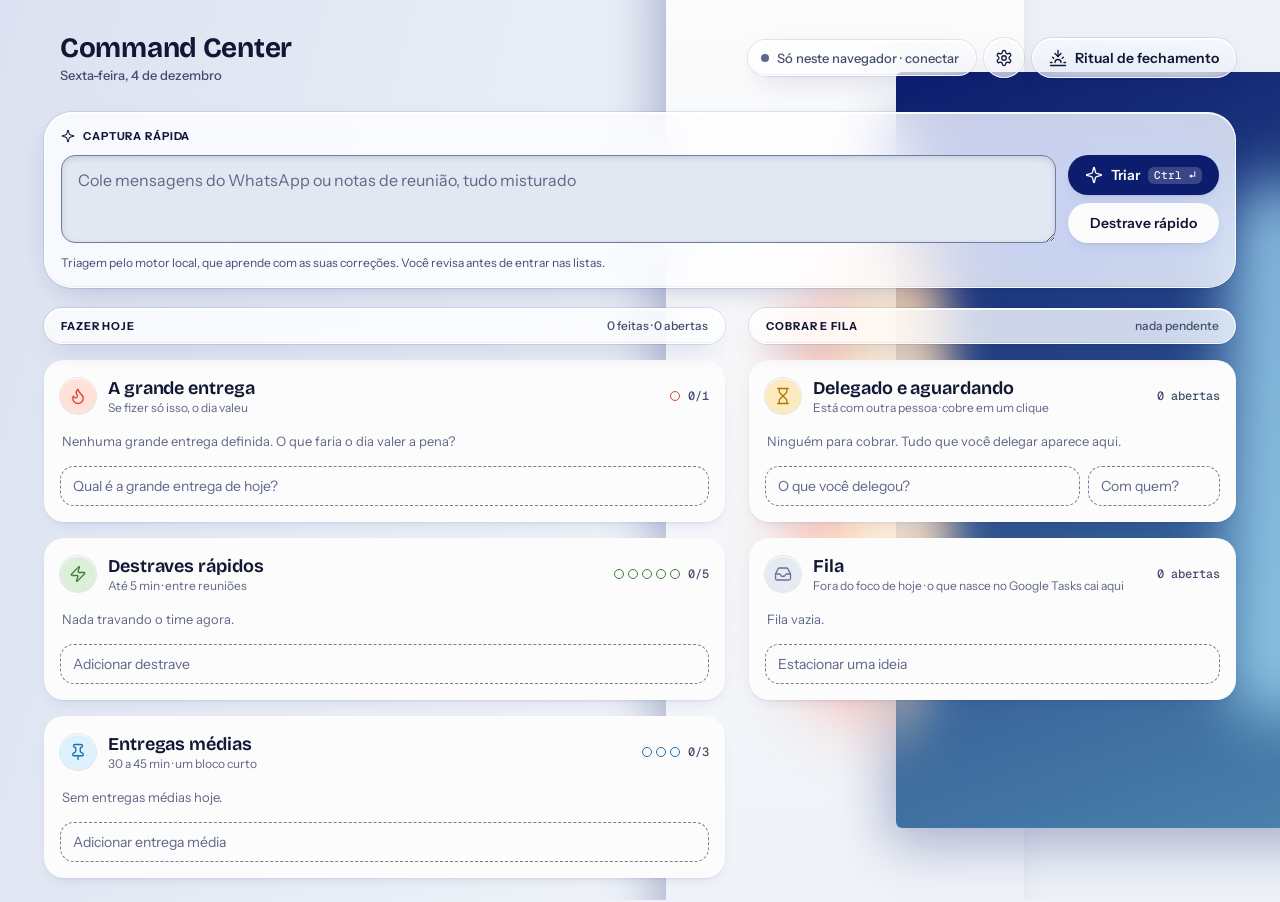
<file: index.html>
<!DOCTYPE html>
<html lang="pt-BR"><head><meta charset="UTF-8"><title>Command Center</title>
<meta http-equiv="refresh" content="0; url=command-center.html">
<link rel="canonical" href="command-center.html"></head>
<body><a href="command-center.html">Abrir o Command Center</a></body></html>
</file>
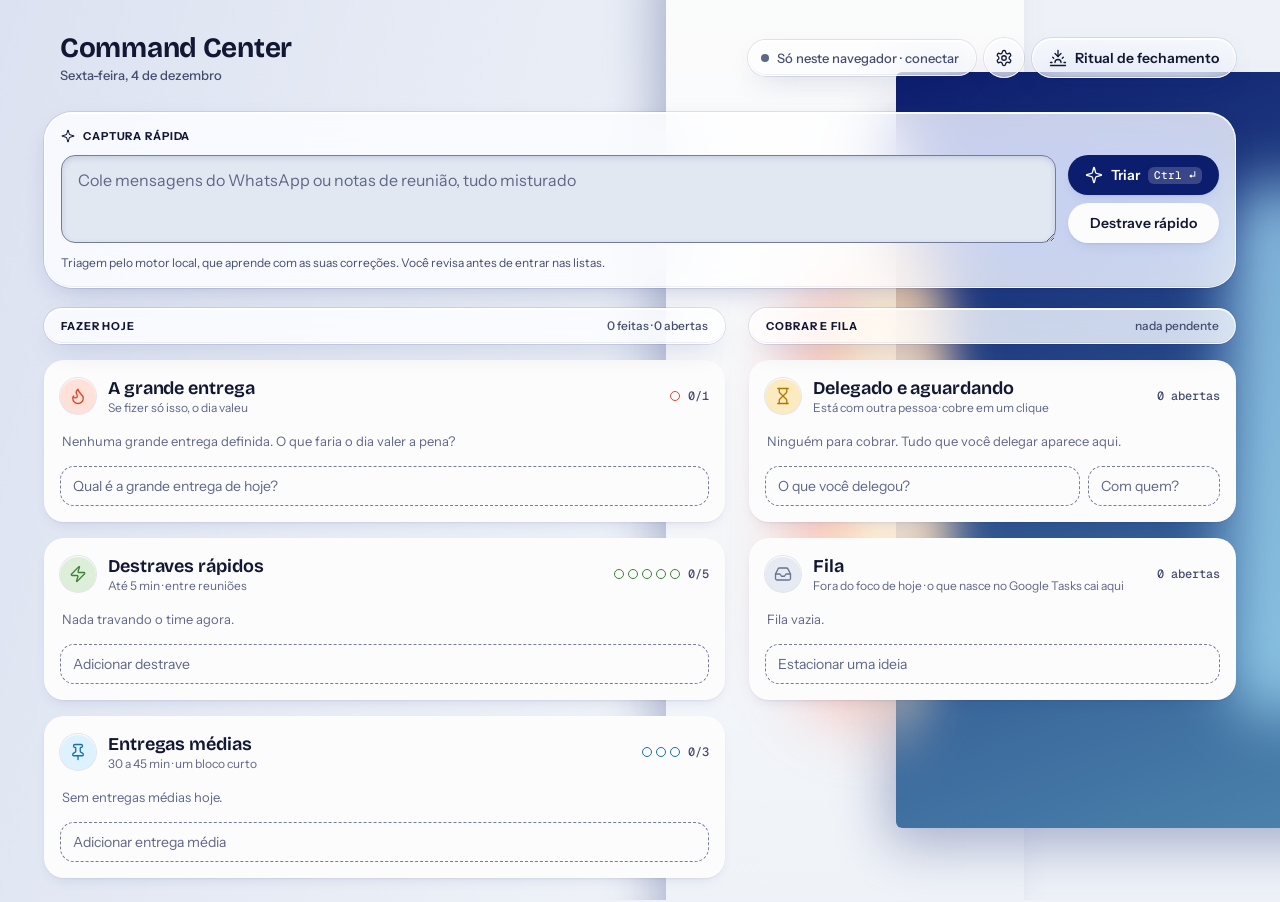
<file: command-center.html>
<!DOCTYPE html>
<html lang="pt-BR" data-theme="light">
<head>
<meta charset="UTF-8">
<meta name="viewport" content="width=device-width, initial-scale=1.0">
<meta name="theme-color" content="#0D1D6E">
<title>Command Center · Fazer e Cobrar</title>
<link rel="preconnect" href="https://fonts.googleapis.com">
<link rel="preconnect" href="https://fonts.gstatic.com" crossorigin>
<link href="https://fonts.googleapis.com/css2?family=Bricolage+Grotesque:opsz,wght@12..96,400..800&family=Instrument+Sans:wght@400..700&family=Geist+Mono:wght@400..600&display=swap" rel="stylesheet">
<style>
/* ===== Scorza Design · tokens (gerado de tokens.json) ===== */
:root, [data-theme="light"] {--midnight: #0D1D6E; --frosted: #A6E1FA; --white: #FCFCFC; --pine: #004643; --moss: #79B473; --coral: #FF8A73; --honey: #F6C453; --surface-base: #EEF2F8; --surface-raised: #FCFCFC; --surface-sunken: #E2E8F2; --ink: #121833; --ink-muted: #454D6E; --ink-subtle: #5F6787; --line: rgba(13,29,110,0.10); --control-border: #747C9C; --action-primary: var(--midnight); --action-primary-hover: #1A2C8C; --on-action-primary: var(--white); --action-secondary: var(--frosted); --on-action-secondary: var(--midnight); --focus-ring: #2F5BEA; --glass-fill: rgba(255,255,255,0.55); --glass-fill-strong: rgba(255,255,255,0.78); --glass-stroke: rgba(255,255,255,0.85); --glass-edge: rgba(13,29,110,0.10); --cat-mit: #D9482F; --cat-mit-tint: #FFE1D9; --cat-mit-ink: #8A2412; --cat-quick: #3F7F3A; --cat-quick-tint: #DDEFD9; --cat-quick-ink: var(--pine); --cat-medium: #1B6FA8; --cat-medium-tint: #DDF2FC; --cat-medium-ink: var(--midnight); --cat-followup: #B07800; --cat-followup-tint: #FCEBC0; --cat-followup-ink: #5C3D00; --cat-backlog: #6B7290; --cat-backlog-tint: #E6EAF2; --cat-backlog-ink: #454D6E; --status-ok: var(--pine); --status-ok-tint: #D6EFE9; --status-danger: #B3261E; --status-danger-tint: #FDE3E0; --bg-tone-1: #D6EAF8; --bg-tone-2: #DCE2F1; --bg-tone-3: #DFEBDA; --bg-glow: #B9E4F8; --bg-moody-1: #C9D3DF; --bg-moody-2: #4D86AE; --bg-moody-3: #123A63; --bg-moody-4: #060A18; --shadow-glass: inset 0 1px 0 rgba(255,255,255,0.9), inset 0 -1px 0 rgba(13,29,110,0.06), 0 10px 30px -12px rgba(13,29,110,0.28); --shadow-raised: 0 1px 2px rgba(13,29,110,0.06), 0 6px 16px -8px rgba(13,29,110,0.16); --shadow-pressed: inset 0 2px 6px rgba(13,29,110,0.14); --shadow-float: 0 24px 60px -20px rgba(13,29,110,0.40); --shadow-panel: -22px 30px 50px -14px rgba(13,29,110,0.32);}
[data-theme="dark"] {--surface-base: #070E36; --surface-raised: #101A4C; --surface-sunken: #050A28; --ink: #F1F4FF; --ink-muted: #B9C1E6; --ink-subtle: #9099C6; --line: rgba(255,255,255,0.10); --control-border: #6B76AE; --action-primary: var(--frosted); --action-primary-hover: #C4ECFC; --on-action-primary: var(--midnight); --action-secondary: #1B2A6B; --on-action-secondary: #DDF2FC; --focus-ring: var(--frosted); --glass-fill: rgba(6,10,30,0.45); --glass-fill-strong: rgba(6,10,30,0.66); --glass-stroke: rgba(255,255,255,0.16); --glass-edge: rgba(255,255,255,0.10); --cat-mit: #FF9C87; --cat-mit-tint: #3B1E36; --cat-mit-ink: #FFD0C4; --cat-quick: var(--moss); --cat-quick-tint: #14303A; --cat-quick-ink: #C7E8C2; --cat-medium: var(--frosted); --cat-medium-tint: #132B5C; --cat-medium-ink: #D3F0FD; --cat-followup: var(--honey); --cat-followup-tint: #33284A; --cat-followup-ink: #FBE3A3; --cat-backlog: #9099C6; --cat-backlog-tint: #18225A; --cat-backlog-ink: #C9CFEC; --status-ok: var(--moss); --status-ok-tint: #14303A; --status-danger: #FF9C87; --status-danger-tint: #3B1E36; --bg-tone-1: #0C1A57; --bg-tone-2: #0A2346; --bg-tone-3: #0F2B3C; --bg-glow: #123A6E; --shadow-glass: inset 0 1px 0 rgba(255,255,255,0.22), inset 0 -1px 0 rgba(0,0,0,0.25), 0 12px 32px -12px rgba(0,0,0,0.6); --shadow-raised: inset 0 1px 0 rgba(255,255,255,0.05), 0 8px 20px -10px rgba(0,0,0,0.6); --shadow-pressed: inset 0 2px 8px rgba(0,0,0,0.45); --shadow-float: 0 30px 70px -20px rgba(0,0,0,0.7); --shadow-panel: -22px 30px 56px -12px rgba(0,0,0,0.65);}
[data-theme="pastel"] {--surface-base: #F2EFEA; --surface-raised: #F8F6F2; --surface-sunken: #E7E3DC; --ink: #22253F; --ink-muted: #4C5070; --ink-subtle: #5D6285; --line: rgba(60,55,90,0.08); --control-border: #777B95; --action-primary: #33449E; --action-primary-hover: #2A3A8A; --on-action-primary: var(--white); --action-secondary: #D6EEFA; --on-action-secondary: #17366B; --focus-ring: #33449E; --glass-fill: rgba(255,255,255,0.50); --glass-fill-strong: rgba(255,255,255,0.72); --glass-stroke: rgba(255,255,255,0.90); --glass-edge: rgba(60,55,90,0.08); --cat-mit: #C8553F; --cat-mit-tint: #FADBD3; --cat-mit-ink: #7A2A1B; --cat-quick: #4E8749; --cat-quick-tint: #D7EBD3; --cat-quick-ink: #1F4A2B; --cat-medium: #3F7FAE; --cat-medium-tint: #D6EEFA; --cat-medium-ink: #17366B; --cat-followup: #A87A12; --cat-followup-tint: #FBEBC2; --cat-followup-ink: #5A4006; --cat-backlog: #6A7290; --cat-backlog-tint: #E6E2EC; --cat-backlog-ink: #474F70; --status-ok: #2F6B45; --status-ok-tint: #D7EBD3; --status-danger: #B3261E; --status-danger-tint: #FADBD3; --bg-tone-1: #E8E0D3; --bg-tone-2: #DCE4EC; --bg-tone-3: #E0E8D8; --bg-glow: #EED8CC; --shadow-glass: inset 0 1px 0 rgba(255,255,255,0.95), 0 10px 26px -14px rgba(60,55,90,0.32); --shadow-raised: -5px -5px 12px rgba(255,255,255,1), 6px 6px 16px rgba(60,55,90,0.20); --shadow-pressed: inset 4px 4px 10px rgba(60,55,90,0.16), inset -4px -4px 10px rgba(255,255,255,0.95); --shadow-float: -8px -8px 24px rgba(255,255,255,0.95), 12px 16px 36px rgba(60,55,90,0.22); --shadow-panel: -22px 30px 50px -14px rgba(60,55,90,0.26);}
:root {--space-1: 4px; --space-2: 8px; --space-3: 12px; --space-4: 16px; --space-5: 20px; --space-6: 24px; --space-8: 32px; --space-12: 48px; --radius-xs: 6px; --radius-sm: 10px; --radius-md: 14px; --radius-lg: 20px; --radius-xl: 28px; --radius-pill: 999px; --glass-blur: blur(20px) saturate(170%); --glass-blur-strong: blur(32px) saturate(190%); --duration-fast: 120ms; --duration-base: 220ms; --duration-slow: 420ms; --ease-out: cubic-bezier(0.2, 0.8, 0.2, 1); --ease-spring: cubic-bezier(0.34, 1.56, 0.64, 1); --font-display: "Bricolage Grotesque", "Instrument Sans", system-ui, sans-serif; --font-sans: "Instrument Sans", system-ui, -apple-system, "Segoe UI", sans-serif; --font-mono: "Geist Mono", ui-monospace, "SF Mono", Menlo, monospace;}
</style>
<style>
/* ===== Scorza Design · componentes (bundle.css) ===== */

/* Scorza Design — componentes. Todo valor vem de tokens.json (var(--token)). */

*, *::before, *::after { box-sizing: border-box; }
body { margin: 0; font-family: var(--font-sans); font-size: 14px; line-height: 21px; background: var(--surface-base); color: var(--ink); -webkit-font-smoothing: antialiased; }
.sz-stage { padding: var(--space-5); display: flex; flex-wrap: wrap; gap: var(--space-3); align-items: center; }
.sz-stage--col { flex-direction: column; align-items: stretch; }
.sz-ico { width: 18px; height: 18px; flex: none; stroke: currentColor; fill: none; stroke-width: 1.75; stroke-linecap: round; stroke-linejoin: round; }
.sz-ico--sm { width: 14px; height: 14px; }

/* Fundo de demonstração: gradiente Névoa, para o vidro ter o que refratar */
.sz-backdrop { position: relative; overflow: hidden; border-radius: var(--radius-lg); background: radial-gradient(90% 70% at 0% 0%, var(--bg-tone-1) 0%, transparent 70%), radial-gradient(80% 80% at 100% 100%, var(--bg-tone-3) 0%, transparent 65%), var(--surface-sunken); }

/* ---------- Glass (detalhe) ---------- */
.sz-glass { background: var(--glass-fill); -webkit-backdrop-filter: var(--glass-blur); backdrop-filter: var(--glass-blur); border: 1px solid var(--glass-stroke); box-shadow: var(--shadow-glass), 0 0 0 1px var(--glass-edge); }

/* ---------- Button ---------- */
.sz-btn { font: 600 14px/20px var(--font-sans); height: 40px; padding: 0 var(--space-4); border-radius: var(--radius-pill); border: 1px solid transparent; display: inline-flex; align-items: center; justify-content: center; gap: var(--space-2); cursor: pointer; color: var(--ink); background: transparent; text-decoration: none; white-space: nowrap;
  transition: transform var(--duration-fast) var(--ease-spring), box-shadow var(--duration-base) var(--ease-out), background-color var(--duration-base) var(--ease-out); }
.sz-btn:active { transform: scale(0.97); }
.sz-btn:focus-visible { outline: 2px solid var(--focus-ring); outline-offset: 2px; }
.sz-btn[disabled] { opacity: .45; cursor: default; box-shadow: none; transform: none; }
.sz-btn--primary { background: var(--action-primary); color: var(--on-action-primary); box-shadow: var(--shadow-raised); }
.sz-btn--primary:hover { background: var(--action-primary-hover); }
.sz-btn--secondary { background: var(--action-secondary); color: var(--on-action-secondary); }
.sz-btn--glass { background: var(--glass-fill); -webkit-backdrop-filter: var(--glass-blur); backdrop-filter: var(--glass-blur); border-color: var(--glass-stroke); box-shadow: var(--shadow-glass), 0 0 0 1px var(--glass-edge); }
.sz-btn--glass:hover { background: var(--glass-fill-strong); }
.sz-btn--ghost { color: var(--ink-muted); }
.sz-btn--ghost:hover { background: var(--surface-sunken); color: var(--ink); }
.sz-btn--soft { background: var(--surface-raised); box-shadow: var(--shadow-raised); }
.sz-btn--soft:active, .sz-btn--soft.is-pressed { box-shadow: var(--shadow-pressed); transform: none; }
.sz-btn--cobrar { background: var(--cat-followup-tint); color: var(--cat-followup-ink); }
.sz-btn--danger { color: var(--status-danger); }
.sz-btn--sm { height: 32px; padding: 0 var(--space-3); font-size: 13px; gap: var(--space-1); }
.sz-btn--icon { width: 40px; padding: 0; }
.sz-btn--sm.sz-btn--icon { width: 32px; }
.sz-kbd { font: 500 11px/1 var(--font-mono); padding: 3px 6px; border-radius: var(--radius-xs); background: rgba(255,255,255,.18); }
/* Pastel: todo botão cheio é levemente protuberante e afunda ao pressionar */
[data-theme="pastel"] .sz-btn--primary, [data-theme="pastel"] .sz-btn--secondary, [data-theme="pastel"] .sz-btn--cobrar { box-shadow: var(--shadow-raised); }
[data-theme="pastel"] .sz-btn--primary:active, [data-theme="pastel"] .sz-btn--secondary:active, [data-theme="pastel"] .sz-btn--cobrar:active { box-shadow: var(--shadow-pressed); transform: none; }

/* ---------- Status pill ---------- */
.sz-pill { display: inline-flex; align-items: center; gap: var(--space-2); height: 36px; padding: 0 var(--space-4) 0 var(--space-3); border-radius: var(--radius-pill); font: 500 13px/18px var(--font-sans); color: var(--ink-muted); cursor: pointer; }
.sz-led { width: 8px; height: 8px; border-radius: var(--radius-pill); background: var(--ink-subtle); flex: none; }
.sz-pill--ok .sz-led { background: var(--status-ok); box-shadow: 0 0 0 3px var(--status-ok-tint); }
.sz-pill--syncing .sz-led { background: var(--cat-medium); animation: sz-pulse 1s infinite; }
.sz-pill--error { color: var(--status-danger); }
.sz-pill--error .sz-led { background: var(--status-danger); box-shadow: 0 0 0 3px var(--status-danger-tint); }
@keyframes sz-pulse { 50% { opacity: .3; } }

/* ---------- Checkbox ---------- */
.sz-check { appearance: none; -webkit-appearance: none; width: 20px; height: 20px; margin: 0; flex: none; border-radius: var(--radius-xs); border: 1.5px solid var(--control-border); background: var(--surface-raised); display: inline-grid; place-content: center; cursor: pointer; transition: background-color var(--duration-fast) var(--ease-out), border-color var(--duration-fast); }
.sz-check::after { content: ""; width: 10px; height: 5px; border: 2px solid var(--surface-raised); border-top: 0; border-right: 0; transform: rotate(-45deg) translate(1px, -1px) scale(0); transition: transform var(--duration-base) var(--ease-spring); }
.sz-check:checked { background: var(--cat, var(--action-primary)); border-color: var(--cat, var(--action-primary)); }
.sz-check:checked::after { transform: rotate(-45deg) translate(1px, -1px) scale(1); }
.sz-check:focus-visible { outline: 2px solid var(--focus-ring); outline-offset: 2px; }
[data-theme="pastel"] .sz-check:not(:checked) { box-shadow: var(--shadow-pressed); background: var(--surface-sunken); }

/* ---------- Toggle (polegar de vidro) ---------- */
.sz-toggle { display: inline-flex; align-items: center; gap: var(--space-3); cursor: pointer; font: 500 14px/20px var(--font-sans); }
.sz-toggle input { position: absolute; opacity: 0; width: 1px; height: 1px; }
.sz-toggle__track { position: relative; width: 56px; height: 32px; border-radius: var(--radius-pill); background: var(--surface-sunken); box-shadow: var(--shadow-pressed); border: 1px solid var(--control-border); transition: background-color var(--duration-base) var(--ease-out); flex: none; }
.sz-toggle__thumb { position: absolute; top: 2px; left: 2px; width: 26px; height: 26px; border-radius: var(--radius-pill); background: var(--glass-fill-strong); -webkit-backdrop-filter: var(--glass-blur); backdrop-filter: var(--glass-blur); border: 1px solid var(--glass-stroke); box-shadow: var(--shadow-glass); transition: left var(--duration-slow) var(--ease-spring), width var(--duration-fast) var(--ease-out); }
.sz-toggle input:checked + .sz-toggle__track { background: var(--status-ok); border-color: var(--status-ok); }
.sz-toggle input:checked + .sz-toggle__track .sz-toggle__thumb { left: 26px; }
.sz-toggle:active .sz-toggle__thumb { width: 32px; }
.sz-toggle:active input:checked + .sz-toggle__track .sz-toggle__thumb { left: 20px; }
.sz-toggle input:focus-visible + .sz-toggle__track { outline: 2px solid var(--focus-ring); outline-offset: 2px; }

/* ---------- Chip e contador ---------- */
.sz-chip { display: inline-flex; align-items: center; gap: var(--space-1); height: 24px; padding: 0 var(--space-2); border-radius: var(--radius-pill); font: 600 12px/16px var(--font-sans); background: var(--cat-followup-tint); color: var(--cat-followup-ink); border: 1px solid transparent; }
.sz-chip--empty { background: transparent; border: 1px dashed var(--control-border); color: var(--ink-muted); }
.sz-chip--mit { background: var(--cat-mit-tint); color: var(--cat-mit-ink); }
.sz-chip--quick { background: var(--cat-quick-tint); color: var(--cat-quick-ink); }
.sz-chip--medium { background: var(--cat-medium-tint); color: var(--cat-medium-ink); }
.sz-chip--backlog { background: var(--cat-backlog-tint); color: var(--cat-backlog-ink); }
.sz-age { font: 500 12px/16px var(--font-sans); color: var(--ink-subtle); }
.sz-age--late { color: var(--status-danger); }

/* ---------- Limit meter (1-3-5) ---------- */
.sz-meter { display: inline-flex; align-items: center; gap: var(--space-2); font: 500 12px/16px var(--font-mono); color: var(--ink-muted); }
.sz-meter__dots { display: inline-flex; gap: 4px; }
.sz-meter__dot { width: 10px; height: 10px; border-radius: var(--radius-pill); border: 1.5px solid var(--cat, var(--control-border)); }
.sz-meter__dot.is-done { background: var(--cat); }
.sz-meter__dot.is-over { border-color: var(--status-danger); background: var(--status-danger-tint); }
.sz-meter--over { color: var(--status-danger); }

/* ---------- Orbe de categoria ---------- */
.sz-orb { width: 36px; height: 36px; border-radius: var(--radius-pill); display: grid; place-items: center; background: var(--cat-tint); color: var(--cat); flex: none; box-shadow: inset 0 1px 0 var(--glass-stroke), 0 0 0 1px var(--glass-edge); }
.c-mit { --cat: var(--cat-mit); --cat-tint: var(--cat-mit-tint); --cat-ink: var(--cat-mit-ink); }
.c-quick { --cat: var(--cat-quick); --cat-tint: var(--cat-quick-tint); --cat-ink: var(--cat-quick-ink); }
.c-medium { --cat: var(--cat-medium); --cat-tint: var(--cat-medium-tint); --cat-ink: var(--cat-medium-ink); }
.c-followup { --cat: var(--cat-followup); --cat-tint: var(--cat-followup-tint); --cat-ink: var(--cat-followup-ink); }
.c-backlog { --cat: var(--cat-backlog); --cat-tint: var(--cat-backlog-tint); --cat-ink: var(--cat-backlog-ink); }

/* ---------- Section (card de categoria) ---------- */
.sz-section { background: var(--surface-raised); border-radius: var(--radius-lg); box-shadow: var(--shadow-raised); padding: var(--space-4); display: flex; flex-direction: column; gap: var(--space-3); }
.sz-section__head { display: flex; align-items: center; gap: var(--space-3); }
.sz-section__title { margin: 0; font: 650 18px/24px var(--font-display); color: var(--ink); letter-spacing: -0.005em; }
.sz-section__sub { margin: 0; font: 400 12px/16px var(--font-sans); color: var(--ink-subtle); }
.sz-section__head .sz-meter { margin-left: auto; }
.sz-section__warn { margin: 0; font: 500 12px/16px var(--font-sans); color: var(--status-danger); display: flex; gap: var(--space-1); align-items: center; }
.sz-list { list-style: none; margin: 0; padding: 0; display: flex; flex-direction: column; gap: var(--space-2); }
.sz-add { height: 40px; width: 100%; border-radius: var(--radius-md); border: 1px dashed var(--control-border); background: transparent; padding: 0 var(--space-3); font: 400 14px/20px var(--font-sans); color: var(--ink); }
.sz-add::placeholder { color: var(--ink-subtle); }
.sz-add:focus { outline: 2px solid var(--focus-ring); outline-offset: 1px; border-style: solid; }

/* ---------- Task item ---------- */
.sz-task { display: flex; align-items: flex-start; gap: var(--space-3); padding: var(--space-3); border-radius: var(--radius-md); background: var(--surface-base); transition: background-color var(--duration-base) var(--ease-out), opacity var(--duration-base); }
[data-theme="pastel"] .sz-task { background: var(--surface-raised); box-shadow: var(--shadow-raised); }
.sz-task:hover { background: var(--surface-sunken); }
.sz-task .sz-check { margin-top: 1px; }
.sz-task__body { flex: 1; min-width: 0; }
.sz-task__text { display: block; color: var(--ink); word-break: break-word; }
.sz-task__meta { display: flex; align-items: center; gap: var(--space-2); margin-top: var(--space-1); flex-wrap: wrap; }
.sz-task__actions { display: flex; align-items: center; gap: var(--space-1); flex: none; }
.sz-task.is-done { opacity: .62; }
.sz-task.is-done .sz-task__text { text-decoration: line-through; color: var(--ink-subtle); }

/* ---------- Capture ---------- */
.sz-capture { border-radius: var(--radius-xl); padding: var(--space-4); background: var(--glass-fill-strong); -webkit-backdrop-filter: var(--glass-blur-strong); backdrop-filter: var(--glass-blur-strong); border: 1px solid var(--glass-stroke); box-shadow: var(--shadow-glass), 0 0 0 1px var(--glass-edge); display: flex; flex-direction: column; gap: var(--space-3); }
.sz-capture__label { font: 700 11px/14px var(--font-sans); letter-spacing: .08em; text-transform: uppercase; color: var(--ink); display: flex; align-items: center; gap: var(--space-2); }
.sz-capture__row { display: flex; gap: var(--space-3); align-items: flex-end; }
.sz-textarea { flex: 1; min-height: 88px; resize: vertical; border-radius: var(--radius-md); border: 1px solid var(--control-border); background: var(--surface-sunken); box-shadow: var(--shadow-pressed); padding: var(--space-3) var(--space-4); font: 400 16px/24px var(--font-sans); color: var(--ink); }
.sz-textarea::placeholder { color: var(--ink-subtle); }
.sz-textarea:focus { outline: 2px solid var(--focus-ring); outline-offset: 1px; }
.sz-capture__actions { display: flex; flex-direction: column; gap: var(--space-2); }
.sz-hint { margin: 0; font: 400 12px/16px var(--font-sans); color: var(--ink-subtle); }

/* ---------- Segmented (seletor de categoria) ---------- */
.sz-seg { display: inline-flex; padding: 3px; gap: 2px; border-radius: var(--radius-pill); background: var(--glass-fill); -webkit-backdrop-filter: var(--glass-blur); backdrop-filter: var(--glass-blur); border: 1px solid var(--glass-stroke); box-shadow: inset 0 1px 2px var(--glass-edge), 0 0 0 1px var(--glass-edge); }
.sz-seg label { position: relative; }
.sz-seg input { position: absolute; opacity: 0; }
.sz-seg span { display: inline-flex; align-items: center; gap: var(--space-1); height: 30px; padding: 0 var(--space-3); border-radius: var(--radius-pill); font: 600 13px/18px var(--font-sans); color: var(--ink-muted); cursor: pointer; transition: background-color var(--duration-slow) var(--ease-spring), box-shadow var(--duration-slow) var(--ease-spring), color var(--duration-base); }
.sz-seg span .sz-ico { color: var(--cat); }
.sz-seg input:checked + span { background: var(--glass-fill-strong); color: var(--ink); box-shadow: var(--shadow-glass), 0 0 0 1px var(--glass-stroke); }
.sz-seg input:focus-visible + span { outline: 2px solid var(--focus-ring); outline-offset: 1px; }

/* ---------- Dialog ---------- */
.sz-dialog { width: 100%; max-width: 440px; border-radius: var(--radius-xl); padding: var(--space-6); background: var(--glass-fill-strong); -webkit-backdrop-filter: var(--glass-blur-strong); backdrop-filter: var(--glass-blur-strong); border: 1px solid var(--glass-stroke); box-shadow: var(--shadow-float), 0 0 0 1px var(--glass-edge); color: var(--ink); }
[data-theme="dark"] .sz-dialog { background: var(--surface-raised); }
.sz-dialog__title { margin: 0; font: 700 28px/32px var(--font-display); letter-spacing: -0.01em; }
.sz-dialog__lead { margin: var(--space-1) 0 var(--space-5); color: var(--ink-muted); }
.sz-stats { display: grid; grid-template-columns: repeat(3, 1fr); gap: var(--space-2); margin-bottom: var(--space-5); }
.sz-stat { border-radius: var(--radius-md); padding: var(--space-3); background: var(--surface-sunken); text-align: left; }
[data-theme="pastel"] .sz-stat { box-shadow: var(--shadow-pressed); }
.sz-stat b { display: block; font: 500 32px/36px var(--font-mono); letter-spacing: -0.02em; color: var(--ink); }
.sz-stat span { font: 500 12px/16px var(--font-sans); color: var(--ink-muted); }
.sz-dialog__actions { display: flex; flex-direction: column; gap: var(--space-2); }
.sz-dialog__actions .sz-btn { width: 100%; }

/* ---------- Toast ---------- */
.sz-toast { display: inline-flex; align-items: center; gap: var(--space-4); min-height: 48px; padding: var(--space-2) var(--space-2) var(--space-2) var(--space-4); border-radius: var(--radius-pill); background: var(--glass-fill-strong); -webkit-backdrop-filter: var(--glass-blur); backdrop-filter: var(--glass-blur); border: 1px solid var(--glass-stroke); box-shadow: var(--shadow-float), 0 0 0 1px var(--glass-edge); color: var(--ink); font: 500 14px/20px var(--font-sans); }

@media (prefers-reduced-motion: reduce) { * { transition-duration: 0ms !important; animation: none !important; } }
/* ---------- Background (fundos) ---------- */
.sz-bg { position: relative; overflow: hidden; background-color: var(--surface-base); isolation: isolate; }
.sz-bg > .sz-bg__art { position: absolute; inset: 0; width: 100%; height: 100%; z-index: -1; pointer-events: none; }
.sz-bg .t1 { fill: var(--bg-tone-1); } .sz-bg .t2 { fill: var(--bg-tone-2); } .sz-bg .t3 { fill: var(--bg-tone-3); }
.sz-bg .ring { fill: none; stroke: var(--bg-tone-2); }
/* Gradientes */
.sz-bg--nevoa { background:
  radial-gradient(90% 70% at 0% 0%, var(--bg-tone-1) 0%, transparent 70%),
  radial-gradient(80% 80% at 100% 100%, var(--bg-tone-3) 0%, transparent 65%),
  var(--surface-base); }
.sz-bg--aurora { background:
  radial-gradient(60% 90% at 85% 10%, var(--bg-glow) 0%, transparent 60%),
  linear-gradient(135deg, var(--bg-tone-2) 0%, var(--surface-base) 45%, var(--bg-tone-3) 100%); }
.sz-bg--horizonte { background:
  url("data:image/svg+xml;utf8,<svg xmlns='http://www.w3.org/2000/svg' width='160' height='160'><filter id='n'><feTurbulence type='fractalNoise' baseFrequency='.9' numOctaves='2' stitchTiles='stitch'/><feColorMatrix values='0 0 0 0 0  0 0 0 0 0  0 0 0 0 0  0 0 0 .07 0'/></filter><rect width='100%' height='100%' filter='url(%23n)'/></svg>"),
  linear-gradient(180deg, var(--bg-tone-1) 0%, var(--bg-tone-2) 35%, var(--surface-base) 75%); }
.sz-bg--profundo { background:
  url("data:image/svg+xml;utf8,<svg xmlns='http://www.w3.org/2000/svg' width='160' height='160'><filter id='n'><feTurbulence type='fractalNoise' baseFrequency='.9' numOctaves='2' stitchTiles='stitch'/><feColorMatrix values='0 0 0 0 1  0 0 0 0 1  0 0 0 0 1  0 0 0 .05 0'/></filter><rect width='100%' height='100%' filter='url(%23n)'/></svg>"),
  radial-gradient(120% 110% at 90% 35%, var(--bg-moody-1) 0%, var(--bg-moody-2) 30%, var(--bg-moody-3) 58%, var(--bg-moody-4) 90%); }

/* Geométricos: painéis sobrepostos com luz vazando (Lâminas, Degraus, Eclipse) */
.sz-bg--geo { background: linear-gradient(105deg, var(--bg-tone-2) 0%, var(--surface-base) 55%, var(--surface-base) 100%); }
.sz-geo { position: absolute; inset: 0; z-index: -1; pointer-events: none; overflow: hidden; }
.sz-geo i { position: absolute; display: block; border-radius: var(--radius-xs); }
.sz-geo .pl-light { background: linear-gradient(180deg, var(--surface-raised) 0%, var(--surface-base) 100%); box-shadow: var(--shadow-panel); }
.sz-geo .pl-warm { background: linear-gradient(170deg, var(--coral) 0%, var(--honey) 55%, var(--cat-mit-tint) 100%); opacity: .92; box-shadow: var(--shadow-panel); }
.sz-geo .pl-cool { background: linear-gradient(200deg, var(--bg-moody-2) 0%, var(--bg-moody-1) 100%); opacity: .94; box-shadow: var(--shadow-panel); }
.sz-geo .pl-deep { background: linear-gradient(160deg, var(--midnight) 0%, var(--bg-moody-2) 100%); box-shadow: var(--shadow-panel); }
.sz-geo .pl-green { background: linear-gradient(160deg, var(--pine) 0%, var(--moss) 100%); opacity: .9; box-shadow: var(--shadow-panel); }
.sz-geo .glow-warm { background: var(--coral); filter: blur(34px); opacity: .5; border-radius: var(--radius-pill); }
.sz-geo .glow-sun { background: radial-gradient(closest-side, var(--white), var(--honey) 55%, transparent); filter: blur(18px); opacity: .9; border-radius: var(--radius-pill); mix-blend-mode: screen; }
.sz-geo .glow-cool { background: var(--frosted); filter: blur(30px); opacity: .75; border-radius: var(--radius-pill); }
[data-theme="dark"] .sz-geo .pl-light { background: linear-gradient(180deg, var(--surface-raised) 0%, var(--bg-tone-1) 100%); }

/* Eclipse Noturno: a versão escura dos painéis */
.sz-bg--geo-noite { background: radial-gradient(90% 90% at 85% 30%, var(--bg-moody-3) 0%, var(--bg-moody-4) 75%); }
.sz-geo .pl-smoke { background: linear-gradient(180deg, rgba(255,255,255,0.10) 0%, rgba(255,255,255,0.03) 100%); border: 1px solid rgba(255,255,255,0.10); box-shadow: var(--shadow-panel); -webkit-backdrop-filter: blur(6px); backdrop-filter: blur(6px); }
.sz-geo .pl-night { background: linear-gradient(160deg, var(--bg-moody-3) 0%, var(--bg-moody-2) 100%); box-shadow: var(--shadow-panel); }

/* Cabeçalho de coluna: rótulo que flutua sobre o fundo, sempre com base de vidro */
.sz-colhead { display: flex; justify-content: space-between; align-items: center; gap: var(--space-3); height: 36px; padding: 0 var(--space-4); border-radius: var(--radius-pill); background: var(--glass-fill-strong); -webkit-backdrop-filter: var(--glass-blur); backdrop-filter: var(--glass-blur); border: 1px solid var(--glass-stroke); box-shadow: var(--shadow-glass), 0 0 0 1px var(--glass-edge); }
.sz-colhead h2 { margin: 0; font: 700 11px/14px var(--font-sans); letter-spacing: .08em; text-transform: uppercase; color: var(--ink); }
.sz-colhead small { font: 500 12px/16px var(--font-sans); color: var(--ink-muted); }
/* No app o fundo é fixo: a composição fica presa à janela e as listas rolam por cima */
.sz-bg--page > .sz-geo { position: fixed; }

</style>
<style>
/* ===== Command Center · layout do app (só tokens) ===== */
html, body { margin: 0; min-height: 100%; }
body { background: var(--surface-base); }
button, input, select, textarea { font: inherit; color: inherit; }
.page { min-height: 100vh; }
.wrap { max-width: 1240px; margin: 0 auto; padding: var(--space-6); display: flex; flex-direction: column; gap: var(--space-5); }
[hidden] { display: none !important; }
.sr-only { position: absolute; width: 1px; height: 1px; overflow: hidden; clip: rect(0 0 0 0); white-space: nowrap; }

.top { display: flex; justify-content: space-between; align-items: center; gap: var(--space-4); flex-wrap: wrap; }
.brand { display: flex; flex-direction: column; gap: 2px; padding: var(--space-2) var(--space-4); border-radius: var(--radius-lg); }
.title { margin: 0; font: 700 28px/32px var(--font-display); color: var(--ink); letter-spacing: -.01em; }
.date { margin: 0; font: 500 13px/18px var(--font-sans); color: var(--ink-muted); }
.date::first-letter { text-transform: uppercase; }
.acts { display: flex; gap: var(--space-2); align-items: center; flex-wrap: wrap; }

.grid { display: grid; grid-template-columns: 7fr 5fr; gap: var(--space-6); align-items: start; }
.col { display: flex; flex-direction: column; gap: var(--space-4); }
.sz-section .sz-section__head > div { min-width: 0; }
.sz-capture .sz-hint { color: var(--ink-muted); } /* sobre o vidro da captura, o subtle reprova no Eclipse e no Profundo */
.sz-section__head .sz-meter { white-space: nowrap; }
.cc-empty { font: 400 13px/18px var(--font-sans); color: var(--ink-subtle); padding: var(--space-1) 2px; list-style: none; }
.sz-section--backlog .sz-list { max-height: 320px; overflow-y: auto; }

/* tarefa: ferramentas aparecem no hover/foco */
.sz-task { position: relative; }
/* ferramentas flutuam sobre o card no hover, sem roubar largura do texto */
.cc-tools { position: absolute; top: var(--space-2); right: var(--space-2); display: flex; gap: var(--space-1); align-items: center; padding: 2px; border-radius: var(--radius-pill); background: var(--surface-raised); box-shadow: var(--shadow-raised); opacity: 0; pointer-events: none; transition: opacity var(--duration-base) var(--ease-out); }
.sz-task:hover .cc-tools, .sz-task:focus-within .cc-tools { opacity: 1; pointer-events: auto; }
@media (hover: none) { .cc-tools { position: static; opacity: 1; pointer-events: auto; box-shadow: none; background: transparent; } }
.cc-move { height: 28px; border-radius: var(--radius-pill); border: 1px solid var(--control-border); background: var(--surface-raised); color: var(--ink-muted); font: 500 12px/16px var(--font-sans); padding: 0 var(--space-2); }
.cc-pend { width: 8px; height: 8px; border-radius: var(--radius-pill); background: var(--cat-medium); flex: none; }
.cc-inline { width: 100%; height: 30px; border-radius: var(--radius-sm); border: 1px solid var(--focus-ring); background: var(--surface-raised); color: var(--ink); padding: 0 var(--space-2); font: 400 14px/20px var(--font-sans); }
.sz-task__text { cursor: text; }
.sz-chip { cursor: pointer; }
.sz-task.is-pop { animation: cc-pop .35s var(--ease-spring); }
@keyframes cc-pop { 40% { transform: scale(1.015); } }

/* adicionar */
.cc-add { display: flex; gap: var(--space-2); }
.cc-add .sz-add { flex: 1; min-width: 0; }
.cc-add .cc-owner { flex: 0 0 132px; }

/* prévia da triagem */
.cc-draft { border-top: 1px solid var(--line); padding-top: var(--space-3); display: flex; flex-direction: column; gap: var(--space-2); }
.cc-draft h4 { margin: 0; font: 650 16px/22px var(--font-display); color: var(--ink); }
.cc-draft__note { margin: 0; font: 500 12px/16px var(--font-sans); color: var(--status-danger); }
.cc-draft__row { display: grid; grid-template-columns: 150px 1fr 150px 32px; gap: var(--space-2); align-items: center; }
.cc-draft__foot { display: flex; gap: var(--space-2); justify-content: flex-end; margin-top: var(--space-1); }
.cc-input { height: 36px; width: 100%; border-radius: var(--radius-md); border: 1px solid var(--control-border); background: var(--surface-raised); color: var(--ink); padding: 0 var(--space-3); font: 400 14px/20px var(--font-sans); }
.cc-input:focus { outline: 2px solid var(--focus-ring); outline-offset: 1px; }
.cc-input[disabled] { opacity: .4; }
.cc-input::placeholder { color: var(--ink-subtle); }

/* diálogos nativos com a pele do Scorza */
dialog.sz-dialog { margin: auto; max-height: calc(100vh - 32px); overflow-y: auto; }
dialog.sz-dialog::backdrop { background: rgba(6, 10, 24, .55); -webkit-backdrop-filter: blur(4px); backdrop-filter: blur(4px); }
#config.sz-dialog { max-width: 560px; }
.cc-field { display: flex; flex-direction: column; gap: var(--space-1); margin-bottom: var(--space-4); }
.cc-field > label, .cc-label { font: 600 13px/18px var(--font-sans); color: var(--ink); }
.cc-field p { margin: 0; font: 400 12px/16px var(--font-sans); color: var(--ink-muted); }
.cc-group { border-top: 1px solid var(--line); padding-top: var(--space-4); margin-top: var(--space-2); }
.cc-group h4 { margin: 0 0 var(--space-3); font: 700 11px/14px var(--font-sans); letter-spacing: .08em; text-transform: uppercase; color: var(--ink-muted); }
.cc-row { display: flex; gap: var(--space-2); align-items: center; flex-wrap: wrap; }
.cc-row--end { justify-content: flex-end; }
.cc-status { margin-right: auto; font: 500 13px/18px var(--font-sans); color: var(--ink-muted); }
.cc-status.ok { color: var(--status-ok); } .cc-status.err { color: var(--status-danger); }
.cc-dialog details { border-radius: var(--radius-md); background: var(--surface-sunken); padding: var(--space-3) var(--space-4); margin-bottom: var(--space-4); font: 400 13px/19px var(--font-sans); color: var(--ink-muted); }
.cc-dialog details summary { cursor: pointer; font-weight: 600; color: var(--ink); }
.cc-dialog details ol { margin: var(--space-2) 0 0; padding-left: 20px; }
.cc-dialog details li { margin-bottom: var(--space-1); }
.cc-dialog code { font: 500 12px/16px var(--font-mono); background: var(--surface-raised); padding: 1px 5px; border-radius: var(--radius-xs); color: var(--ink); }
.cc-dialog .sz-seg, .cc-dialog .sz-toggle { align-self: flex-start; }

/* toast */
.cc-toast { position: fixed; left: 50%; bottom: var(--space-6); transform: translate(-50%, 16px); opacity: 0; pointer-events: none; transition: opacity var(--duration-base) var(--ease-out), transform var(--duration-slow) var(--ease-spring); z-index: 50; max-width: calc(100% - 32px); }
.cc-toast.show { opacity: 1; transform: translate(-50%, 0); pointer-events: auto; }

@media (max-width: 980px) { .grid { grid-template-columns: 1fr; } }
@media (max-width: 640px) {
  .wrap { padding: var(--space-4); }
  .sz-capture__row { flex-direction: column; align-items: stretch; }
  .sz-capture__actions { flex-direction: row; }
  .cc-draft__row { grid-template-columns: 1fr 1fr 32px; }
  .cc-draft__row .cc-d-text { grid-column: 1 / -1; order: -1; }
  .cc-add .cc-owner { flex-basis: 96px; }
}
</style>
</head>
<body>
<div class="page sz-bg sz-bg--page" id="page"><div class="sz-geo" id="geo" aria-hidden="true"></div>
<div class="wrap">

  <header class="top">
    <div class="brand">
      <h1 class="title">Command Center</h1>
      <p class="date" id="date"></p>
    </div>
    <div class="acts">
      <button class="sz-pill sz-glass" id="syncPill" title="Sincronizar agora"><span class="sz-led"></span><span id="syncText">Só neste navegador</span></button>
      <button class="sz-btn sz-btn--glass sz-btn--icon" id="btnConfig" aria-label="Configurações" title="Configurações"><!--i:settings--></button>
      <button class="sz-btn sz-btn--glass" id="btnRitual"><!--i:sunset-->Ritual de fechamento</button>
    </div>
  </header>

  <section class="sz-capture" aria-labelledby="capLabel">
    <label class="sz-capture__label" id="capLabel" for="raw"><!--i:sparkles:sm-->Captura rápida</label>
    <div class="sz-capture__row">
      <textarea class="sz-textarea" id="raw" placeholder="Cole mensagens do WhatsApp ou notas de reunião, tudo misturado"></textarea>
      <div class="sz-capture__actions">
        <button class="sz-btn sz-btn--primary" id="btnTriage"><!--i:sparkles--><span id="triageLabel">Triar</span><span class="sz-kbd">Ctrl ↵</span></button>
        <button class="sz-btn sz-btn--soft" id="btnQuick" title="Adiciona o texto inteiro como um destrave rápido">Destrave rápido</button>
      </div>
    </div>
    <p class="sz-hint" id="engineHint"></p>
    <div class="cc-draft" id="draft" hidden></div>
  </section>

  <main class="grid">
    <div class="col" id="col-do">
      <div class="sz-colhead"><h2>Fazer hoje</h2><small id="doCounter"></small></div>
    </div>
    <div class="col" id="col-follow">
      <div class="sz-colhead"><h2>Cobrar e fila</h2><small id="followCounter"></small></div>
    </div>
  </main>
</div>
</div>

<!-- Ritual -->
<dialog class="sz-dialog cc-dialog" id="ritual" aria-labelledby="ritualTitle">
  <h3 class="sz-dialog__title" id="ritualTitle">Ritual de fechamento</h3>
  <p class="sz-dialog__lead">Dois minutos para fechar o dia com a cabeça limpa.</p>
  <div class="sz-stats" id="ritualStats"></div>
  <div class="sz-dialog__actions">
    <button class="sz-btn sz-btn--soft" id="btnCopy"><!--i:copy-->Copiar resumo do dia</button>
    <button class="sz-btn sz-btn--primary" id="btnArchive"><!--i:archive-->Arquivar concluídas</button>
    <button class="sz-btn sz-btn--ghost" data-close>Voltar</button>
  </div>
</dialog>

<!-- Configurações -->
<dialog class="sz-dialog cc-dialog" id="config" aria-labelledby="cfgTitle">
  <h3 class="sz-dialog__title" id="cfgTitle">Configurações</h3>
  <p class="sz-dialog__lead">Tudo fica salvo só neste navegador.</p>

  <div class="cc-field">
    <span class="cc-label" id="themeLabel">Tema</span>
    <div class="sz-seg" role="radiogroup" aria-labelledby="themeLabel">
      <label><input type="radio" name="theme" value="light"><span>Claro</span></label>
      <label><input type="radio" name="theme" value="pastel"><span>Pastel</span></label>
      <label><input type="radio" name="theme" value="dark"><span>Black</span></label>
    </div>
  </div>
  <div class="cc-field">
    <label class="sz-toggle"><input type="checkbox" id="cfgRotate"><span class="sz-toggle__track"><span class="sz-toggle__thumb"></span></span>Variar fundo todo dia</label>
    <p id="rotateHint"></p>
  </div>
  <div class="cc-field" id="fixedBgField">
    <label for="cfgBg">Fundo fixo</label>
    <select class="cc-input" id="cfgBg"></select>
  </div>

  <div class="cc-group">
    <h4>Google Tasks</h4>
    <details id="howto">
      <summary>Como conectar (5 min)</summary>
      <ol>
        <li>Logado no Gmail do trabalho, abra <code>script.google.com</code> → <b>Novo projeto</b> e cole o arquivo <code>Code.gs</code>. Salve.</li>
        <li>Em <b>Serviços (+)</b>, adicione <b>Google Tasks API</b>.</li>
        <li>Escolha a função <code>setup</code> e clique em <b>▶ Executar</b>. Autorize. O token aparece no <b>Registro de execução</b> e em <b>Configurações do projeto → Propriedades do script → CC_TOKEN</b>.</li>
        <li><b>Implantar → Nova implantação → App da Web</b>. Executar como: <b>Eu</b>. Quem pode acessar: <b>Qualquer pessoa</b>.</li>
        <li>Cole abaixo a URL (termina em <code>/exec</code>) e o token, depois clique em <b>Testar conexão</b>.</li>
      </ol>
    </details>
    <div class="cc-field">
      <label for="cfgUrl">URL do Apps Script</label>
      <input class="cc-input" id="cfgUrl" type="url" placeholder="https://script.google.com/macros/s/…/exec" autocomplete="off">
    </div>
    <div class="cc-field">
      <label for="cfgToken">Token</label>
      <input class="cc-input" id="cfgToken" type="password" placeholder="CC_TOKEN, gerado pela função setup" autocomplete="off">
    </div>
  </div>

  <div class="cc-group">
    <h4>Triagem com IA</h4>
    <p class="sz-hint" id="aiStatus" style="margin-bottom:var(--space-3)"></p>
    <details>
      <summary>Usar uma chave neste navegador (sem Apps Script)</summary>
      <p style="margin:var(--space-2) 0">O recomendado é guardar a chave no Apps Script, em Propriedades do script → <code>GEMINI_API_KEY</code>. Use este campo só se não for conectar o Google Tasks.</p>
      <div class="cc-field">
        <label for="cfgKey">Chave da API Gemini</label>
        <input class="cc-input" id="cfgKey" type="password" placeholder="AIza…" autocomplete="off">
      </div>
      <div class="cc-field" style="margin-bottom:0">
        <label for="cfgModel">Modelo</label>
        <input class="cc-input" id="cfgModel" type="text" placeholder="gemini-3.8-flash">
      </div>
    </details>
    <div class="cc-row" style="margin-bottom:var(--space-4)">
      <span class="cc-status" id="learnStatus"></span>
      <button class="sz-btn sz-btn--ghost sz-btn--sm" id="btnForget">Esquecer correções</button>
    </div>
  </div>

  <div class="cc-group">
    <h4>Backup</h4>
    <div class="cc-row" style="margin-bottom:var(--space-4)">
      <button class="sz-btn sz-btn--soft sz-btn--sm" id="btnExport"><!--i:download:sm-->Exportar JSON</button>
      <button class="sz-btn sz-btn--soft sz-btn--sm" id="btnImport"><!--i:upload:sm-->Importar JSON</button>
      <input type="file" id="importFile" accept="application/json,.json" hidden>
    </div>
  </div>

  <div class="cc-row cc-row--end">
    <span class="cc-status" id="cfgStatus"></span>
    <button class="sz-btn sz-btn--ghost" data-close>Cancelar</button>
    <button class="sz-btn sz-btn--soft" id="btnTest">Testar conexão</button>
    <button class="sz-btn sz-btn--primary" id="btnSaveCfg">Salvar</button>
  </div>
</dialog>

<div class="cc-toast" id="toast" role="status" aria-live="polite"><div class="sz-toast"><span id="toastMsg"></span><button class="sz-btn sz-btn--ghost sz-btn--sm" id="toastUndo" hidden><!--i:undo:sm-->Desfazer</button></div></div>

<script>
const ICONS = {"flame": "<path d=\"M8.5 14.5A2.5 2.5 0 0 0 11 12c0-1.38-.5-2-1-3-1.072-2.143-.224-4.054 2-6 .5 2.5 2 4.9 4 6.5 2 1.6 3 3.5 3 5.5a7 7 0 1 1-14 0c0-1.153.433-2.294 1-3a2.5 2.5 0 0 0 2.5 2.5z\"/>", "zap": "<path d=\"M4 14a1 1 0 0 1-.78-1.63l9.9-10.2a.5.5 0 0 1 .86.46l-1.92 6.02A1 1 0 0 0 13 10h7a1 1 0 0 1 .78 1.63l-9.9 10.2a.5.5 0 0 1-.86-.46l1.92-6.02A1 1 0 0 0 11 14z\"/>", "pin": "<path d=\"M12 17v5\"/><path d=\"M9 10.76a2 2 0 0 1-1.11 1.79l-1.78.9A2 2 0 0 0 5 15.24V16a1 1 0 0 0 1 1h12a1 1 0 0 0 1-1v-.76a2 2 0 0 0-1.11-1.79l-1.78-.9A2 2 0 0 1 15 10.76V7a1 1 0 0 1 1-1 2 2 0 0 0 0-4H8a2 2 0 0 0 0 4 1 1 0 0 1 1 1z\"/>", "hourglass": "<path d=\"M5 22h14\"/><path d=\"M5 2h14\"/><path d=\"M17 22v-4.172a2 2 0 0 0-.586-1.414L12 12l-4.414 4.414A2 2 0 0 0 7 17.828V22\"/><path d=\"M7 2v4.172a2 2 0 0 0 .586 1.414L12 12l4.414-4.414A2 2 0 0 0 17 6.172V2\"/>", "inbox": "<polyline points=\"22 12 16 12 14 15 10 15 8 12 2 12\"/><path d=\"M5.45 5.11 2 12v6a2 2 0 0 0 2 2h16a2 2 0 0 0 2-2v-6l-3.45-6.89A2 2 0 0 0 16.76 4H7.24a2 2 0 0 0-1.79 1.11z\"/>", "msg": "<path d=\"M7.9 20A9 9 0 1 0 4 16.1L2 22Z\"/>", "refresh": "<path d=\"M3 12a9 9 0 0 1 9-9 9.75 9.75 0 0 1 6.74 2.74L21 8\"/><path d=\"M21 3v5h-5\"/><path d=\"M21 12a9 9 0 0 1-9 9 9.75 9.75 0 0 1-6.74-2.74L3 16\"/><path d=\"M8 16H3v5\"/>", "settings": "<path d=\"M12.22 2h-.44a2 2 0 0 0-2 2v.18a2 2 0 0 1-1 1.73l-.43.25a2 2 0 0 1-2 0l-.15-.08a2 2 0 0 0-2.73.73l-.22.38a2 2 0 0 0 .73 2.73l.15.1a2 2 0 0 1 1 1.72v.51a2 2 0 0 1-1 1.74l-.15.09a2 2 0 0 0-.73 2.73l.22.38a2 2 0 0 0 2.73.73l.15-.08a2 2 0 0 1 2 0l.43.25a2 2 0 0 1 1 1.73V20a2 2 0 0 0 2 2h.44a2 2 0 0 0 2-2v-.18a2 2 0 0 1 1-1.73l.43-.25a2 2 0 0 1 2 0l.15.08a2 2 0 0 0 2.73-.73l.22-.39a2 2 0 0 0-.73-2.73l-.15-.08a2 2 0 0 1-1-1.74v-.5a2 2 0 0 1 1-1.74l.15-.09a2 2 0 0 0 .73-2.73l-.22-.38a2 2 0 0 0-2.73-.73l-.15.08a2 2 0 0 1-2 0l-.43-.25a2 2 0 0 1-1-1.73V4a2 2 0 0 0-2-2z\"/><circle cx=\"12\" cy=\"12\" r=\"3\"/>", "sparkles": "<path d=\"M9.937 15.5A2 2 0 0 0 8.5 14.063l-6.135-1.582a.5.5 0 0 1 0-.962L8.5 9.936A2 2 0 0 0 9.937 8.5l1.582-6.135a.5.5 0 0 1 .963 0L14.063 8.5A2 2 0 0 0 15.5 9.937l6.135 1.581a.5.5 0 0 1 0 .964L15.5 14.063a2 2 0 0 0-1.437 1.437l-1.582 6.135a.5.5 0 0 1-.963 0z\"/>", "user": "<path d=\"M19 21v-2a4 4 0 0 0-4-4H9a4 4 0 0 0-4 4v2\"/><circle cx=\"12\" cy=\"7\" r=\"4\"/>", "x": "<path d=\"M18 6 6 18\"/><path d=\"m6 6 12 12\"/>", "sunset": "<path d=\"M12 10V2\"/><path d=\"m4.93 10.93 1.41 1.41\"/><path d=\"M2 18h2\"/><path d=\"M20 18h2\"/><path d=\"m19.07 10.93-1.41 1.41\"/><path d=\"M22 22H2\"/><path d=\"m16 6-4 4-4-4\"/><path d=\"M16 18a4 4 0 0 0-8 0\"/>", "copy": "<rect width=\"14\" height=\"14\" x=\"8\" y=\"8\" rx=\"2\" ry=\"2\"/><path d=\"M4 16c-1.1 0-2-.9-2-2V4c0-1.1.9-2 2-2h10c1.1 0 2 .9 2 2\"/>", "archive": "<rect width=\"20\" height=\"5\" x=\"2\" y=\"3\" rx=\"1\"/><path d=\"M4 8v11a2 2 0 0 0 2 2h12a2 2 0 0 0 2-2V8\"/><path d=\"M10 12h4\"/>", "alert": "<circle cx=\"12\" cy=\"12\" r=\"10\"/><line x1=\"12\" x2=\"12\" y1=\"8\" y2=\"12\"/><line x1=\"12\" x2=\"12.01\" y1=\"16\" y2=\"16\"/>", "undo": "<path d=\"M9 14 4 9l5-5\"/><path d=\"M4 9h10.5a5.5 5.5 0 0 1 5.5 5.5 5.5 5.5 0 0 1-5.5 5.5H11\"/>", "download": "<path d=\"M21 15v4a2 2 0 0 1-2 2H5a2 2 0 0 1-2-2v-4\"/><polyline points=\"7 10 12 15 17 10\"/><line x1=\"12\" x2=\"12\" y1=\"15\" y2=\"3\"/>", "external": "<path d=\"M15 3h6v6\"/><path d=\"M10 14 21 3\"/><path d=\"M18 13v6a2 2 0 0 1-2 2H5a2 2 0 0 1-2-2V8a2 2 0 0 1 2-2h3\"/>", "upload": "<path d=\"M21 15v4a2 2 0 0 1-2 2H5a2 2 0 0 1-2-2v-4\"/><polyline points=\"17 8 12 3 7 8\"/><line x1=\"12\" x2=\"12\" y1=\"3\" y2=\"15\"/>"};
const ico = (n, sm) => `<svg class="sz-ico${sm ? ' sz-ico--sm' : ''}" viewBox="0 0 24 24" aria-hidden="true">${ICONS[n] || ''}</svg>`;
document.querySelectorAll('*').forEach(el => {
  [...el.childNodes].forEach(n => {
    if (n.nodeType === 8 && n.data.startsWith('i:')) {
      const [, name, size] = n.data.split(':');
      const t = document.createElement('template'); t.innerHTML = ico(name, size === 'sm');
      n.replaceWith(t.content);
    }
  });
});

/* =========================================================
   CATEGORIAS (Regra 1-3-5)
   ========================================================= */
const CATS = {
  mit:      { col:'do',     icon:'flame',     limit:1, title:'A grande entrega',      sub:'Se fizer só isso, o dia valeu',                      short:'Grande entrega', add:'Qual é a grande entrega de hoje?' },
  quick:    { col:'do',     icon:'zap',       limit:5, title:'Destraves rápidos',     sub:'Até 5 min · entre reuniões',                         short:'Destrave',       add:'Adicionar destrave' },
  medium:   { col:'do',     icon:'pin',       limit:3, title:'Entregas médias',       sub:'30 a 45 min · um bloco curto',                       short:'Média',          add:'Adicionar entrega média' },
  followup: { col:'follow', icon:'hourglass',          title:'Delegado e aguardando', sub:'Está com outra pessoa · cobre em um clique',         short:'Cobrar',         add:'O que você delegou?' },
  backlog:  { col:'follow', icon:'inbox',              title:'Fila',                  sub:'Fora do foco de hoje · o que nasce no Google Tasks cai aqui', short:'Fila',  add:'Estacionar uma ideia' },
};
const ORDER = ['mit','quick','medium','followup','backlog'];
const DO_CATS = ['mit','quick','medium'];

/* =========================================================
   ESTADO
   ========================================================= */
// Modelo da triagem (só para a chave neste navegador; no Apps Script o modelo fica em GEMINI_MODEL).
const MODEL_ID = 'gemini-3.8-flash';
const $ = (s, el = document) => el.querySelector(s);
const esc = s => String(s ?? '').replace(/[&<>"']/g, c => ({'&':'&amp;','<':'&lt;','>':'&gt;','"':'&quot;',"'":'&#39;'}[c]));
const uid = () => 'l' + Date.now().toString(36) + Math.random().toString(36).slice(2, 6);
const nowIso = () => new Date().toISOString();
const load = (k, d) => { try { const v = localStorage.getItem(k); return v ? JSON.parse(v) : d; } catch { return d; } };
const store = (k, v) => { try { localStorage.setItem(k, JSON.stringify(v)); } catch {} };

const S = {
  tasks: load('cc2_tasks', null),
  cfg: Object.assign({ url:'', token:'', key:'', model:MODEL_ID, theme:'light', rotate:true, bg:'' }, load('cc2_cfg', {})),
  meta: Object.assign({ pendingClear:false, lastSync:0, user:'', ai:null, aiModel:'' }, load('cc2_meta', {})),
  learn: Object.assign({ examples:[], weights:{}, owners:[] }, load('cc2_learn', {})),
  sync: { state:'local', msg:'' },
  draft: [],
};
if (/^gemini-2\.5/.test(S.cfg.model || '')) S.cfg.model = MODEL_ID; // migra configs antigas
if (!S.tasks) { // migra a v1 do manual (cc_tasks_v1), se existir
  const v1 = load('cc_tasks_v1', null);
  S.tasks = Array.isArray(v1) ? v1.map(t => ({
    id: uid(), gid:null, text:t.text, category:t.category || 'medium', owner:t.owner || '',
    done:!!t.done, completedAt: t.done ? nowIso() : null, createdAt: nowIso(), pending:true, rev:1, deleted:false
  })) : [];
  try { if (!S.cfg.key && localStorage.getItem('cc_gemini_key')) S.cfg.key = localStorage.getItem('cc_gemini_key'); } catch {}
}

function save() { store('cc2_tasks', S.tasks); store('cc2_cfg', S.cfg); store('cc2_meta', S.meta); store('cc2_learn', S.learn); }
const connected = () => !!(S.cfg.url && S.cfg.token);
const online = () => navigator.onLine !== false;
const visible = () => S.tasks.filter(t => !t.deleted && !t.archived);
const byId = id => S.tasks.find(t => t.id === id);
const isToday = iso => { if (!iso) return false; const d = new Date(iso), n = new Date(); return d.toDateString() === n.toDateString(); };

/* =========================================================
   VISUAL: TEMA E FUNDO (rotação diária)
   ========================================================= */
const GEO = {
  eclipse: '<i class="pl-light" style="left:52%;top:-10%;width:28%;height:120%"></i><i class="glow-warm" style="left:62%;top:30%;width:12%;height:50%"></i><i class="pl-deep" style="left:70%;top:8%;width:40%;height:84%"></i><i class="glow-sun" style="left:64%;top:14%;width:12%;height:72%"></i><i class="glow-cool" style="left:96%;top:20%;width:8%;height:60%"></i>',
  noturno: '<i class="pl-smoke" style="left:52%;top:-10%;width:28%;height:120%"></i><i class="glow-warm" style="left:62%;top:30%;width:12%;height:50%"></i><i class="pl-night" style="left:70%;top:8%;width:40%;height:84%"></i><i class="glow-sun" style="left:64%;top:14%;width:12%;height:72%"></i><i class="glow-cool" style="left:96%;top:20%;width:8%;height:60%"></i>',
};
const BGS = {
  nevoa:    { name:'Névoa',          cls:'sz-bg--nevoa' },
  eclipse:  { name:'Eclipse',        cls:'sz-bg--geo',      geo:'eclipse' },
  profundo: { name:'Profundo',       cls:'sz-bg--profundo' },
  noturno:  { name:'Eclipse Noturno', cls:'sz-bg--geo-noite', geo:'noturno' },
};
const THEME_BGS = { light:['nevoa','eclipse'], pastel:['nevoa','eclipse'], dark:['profundo','noturno'] };
const dayIndex = (d = new Date()) => Math.floor(Date.UTC(d.getFullYear(), d.getMonth(), d.getDate()) / 864e5);

function currentBg(cfg = S.cfg) {
  const pair = THEME_BGS[cfg.theme] || THEME_BGS.light;
  if (!cfg.rotate && pair.includes(cfg.bg)) return cfg.bg;
  return pair[dayIndex() % 2]; // alterna um dia sim, um dia não
}
let lookKey = '';
function applyLook() {
  const theme = THEME_BGS[S.cfg.theme] ? S.cfg.theme : 'light';
  const bg = currentBg();
  const key = theme + bg;
  if (key === lookKey) return;
  lookKey = key;
  document.documentElement.dataset.theme = theme;
  $('#page').className = 'page sz-bg sz-bg--page ' + BGS[bg].cls;
  $('#geo').innerHTML = BGS[bg].geo ? GEO[BGS[bg].geo] : '';
  $('meta[name=theme-color]').content = theme === 'dark' ? '#060A18' : theme === 'pastel' ? '#F4F1EA' : '#0D1D6E';
}

/* =========================================================
   TÍTULOS NO GOOGLE TASKS (a categoria vai no prefixo)
   ========================================================= */
const PREFIX = { mit:'🔥 [MIT] ', quick:'⚡ [<5m] ', medium:'📌 [Média] ' };
function encodeTitle(t) {
  if (t.category === 'followup') return `👀 [Cobrar${t.owner ? ' ' + t.owner : ''}] ${t.text}`;
  return (PREFIX[t.category] || '') + t.text;
}
const TAG_RE = /^[^\[\p{L}\p{N}]{0,8}\[(MIT|<\s*5\s*m(?:in)?|M[ée]dia|Fila|Cobrar(?:\s+([^\]]*))?)\]\s*/iu;
function decodeTitle(title = '') {
  const m = title.match(TAG_RE);
  if (!m) return { text: title.trim(), category:'backlog', owner:'' };
  const tag = m[1].toLowerCase();
  const category = tag === 'mit' ? 'mit' : tag.startsWith('<') ? 'quick' : tag.startsWith('m') ? 'medium' : tag === 'fila' ? 'backlog' : 'followup';
  return { text: title.slice(m[0].length).trim(), category, owner: category === 'followup' ? (m[2] || '').trim() : '' };
}

/* =========================================================
   APRENDIZADO (as suas correções viram regra)
   ========================================================= */
const STOP = new Set('para pela pelo como sobre hoje amanha depois antes ainda quando onde porque entao isso esse essa este esta aquele aquela tudo todos todas mais menos muito pouco fazer ficar estar sera seria pode poder precisa preciso favor obrigado obrigada bom dia tarde noite ola oi'.split(' '));
const norm = s => String(s || '').toLowerCase().normalize('NFD').replace(/[̀-ͯ]/g, '').replace(/\s+/g, ' ').trim();
const words = s => [...new Set((norm(s).match(/[a-z0-9]{4,}/g) || []).filter(w => !STOP.has(w)))];

function learn(items) {
  const L = S.learn;
  items.forEach(({ text, category, owner, orig }) => {
    if (!text || !CATS[category]) return;
    L.examples = L.examples.filter(x => norm(x.text) !== norm(text));
    L.examples.push({ text, category, owner: owner || '' });
    if (orig && orig !== category) {
      words(text).forEach(w => {
        const row = L.weights[w] || (L.weights[w] = {});
        row[category] = (row[category] || 0) + 1;
        if (row[orig]) row[orig] = Math.max(0, row[orig] - 0.5);
      });
    }
    if (owner && !L.owners.some(o => norm(o) === norm(owner))) L.owners.push(owner);
  });
  L.examples = L.examples.slice(-80);
  L.owners = L.owners.slice(-60);
  const keys = Object.keys(L.weights);
  if (keys.length > 1500) keys.slice(0, keys.length - 1500).forEach(k => delete L.weights[k]);
}
function correctionsCount() { return Object.values(S.learn.weights).reduce((n, r) => n + Object.values(r).reduce((a, b) => a + b, 0), 0); }

// Aplica a memória sobre qualquer resultado de triagem (IA ou motor local)
function remember(item) {
  const exact = [...S.learn.examples].reverse().find(x => norm(x.text) === norm(item.text));
  if (exact) return { ...item, category: exact.category, owner: exact.owner || item.owner };
  return item;
}
function learnedCategory(text) {
  const score = {};
  words(text).forEach(w => { const r = S.learn.weights[w]; if (r) for (const c in r) score[c] = (score[c] || 0) + r[c]; });
  const ranked = Object.entries(score).sort((a, b) => b[1] - a[1]);
  if (!ranked.length || ranked[0][1] < 1) return null;
  if (ranked[1] && ranked[0][1] - ranked[1][1] < 0.75) return null;
  return ranked[0][0];
}
function knownOwner(text) {
  const n = ' ' + norm(text).replace(/[^a-z0-9 ]/g, ' ') + ' ';
  return S.learn.owners.find(o => n.includes(' ' + norm(o) + ' ')) || '';
}

/* =========================================================
   MUTAÇÕES (sempre otimistas; sobem para o Google no próximo sync)
   ========================================================= */
function touch(t) { t.pending = true; t.rev = (t.rev || 0) + 1; }
function commit() { save(); render(); scheduleSync(); }

function addTask(text, category, owner = '') {
  text = text.trim(); if (!text) return null;
  const t = { id:uid(), gid:null, text, category, owner: owner.trim(), done:false, completedAt:null, createdAt:nowIso(), pending:true, rev:1, deleted:false };
  S.tasks.unshift(t);
  return t;
}
function toggleDone(id) {
  const t = byId(id); if (!t) return;
  t.done = !t.done; t.completedAt = t.done ? nowIso() : null; touch(t);
  commit();
  if (t.done) { const el = document.querySelector(`[data-id="${id}"]`); el && el.classList.add('is-pop'); }
}
function moveTask(id, cat) {
  const t = byId(id); if (!t) return;
  const from = t.category;
  t.category = cat; if (cat !== 'followup') t.owner = ''; touch(t);
  learn([{ text: t.text, category: cat, owner: t.owner, orig: from }]);
  commit();
  if (cat === 'followup' && !t.owner) setTimeout(() => { const b = document.querySelector(`[data-id="${id}"] [data-act=owner]`); b && b.click(); }, 30);
  else toast(`Movida para ${CATS[cat].short}`);
}
function editTask(id, fields) {
  const t = byId(id); if (!t) return;
  Object.assign(t, fields); touch(t);
  if (fields.owner) learn([{ text: t.text, category: t.category, owner: fields.owner }]);
  commit();
}
function deleteTask(id) {
  const t = byId(id); if (!t) return;
  const snapshot = { ...t };
  if (t.gid) { t.deleted = true; touch(t); } else S.tasks = S.tasks.filter(x => x.id !== id);
  commit();
  toast('Tarefa excluída', () => {
    const cur = byId(id);
    if (cur) { cur.deleted = false; touch(cur); } else S.tasks.unshift({ ...snapshot, pending:true, rev:(snapshot.rev || 0) + 1, deleted:false });
    commit();
  });
}

/* =========================================================
   RENDER
   ========================================================= */
function buildSections() {
  ORDER.forEach(cat => {
    const c = CATS[cat];
    const sec = document.createElement('section');
    sec.className = `sz-section sz-section--${cat} c-${cat}`;
    sec.id = `sec-${cat}`;
    sec.setAttribute('aria-labelledby', `h-${cat}`);
    sec.innerHTML = `
      <div class="sz-section__head">
        <span class="sz-orb">${ico(c.icon)}</span>
        <div><h3 class="sz-section__title" id="h-${cat}">${esc(c.title)}</h3><p class="sz-section__sub">${esc(c.sub)}</p></div>
        <span class="sz-meter" id="meter-${cat}"></span>
      </div>
      <p class="sz-section__warn" id="warn-${cat}" hidden></p>
      <ul class="sz-list" id="list-${cat}"></ul>
      <form class="cc-add" data-cat="${cat}">
        <input class="sz-add" name="text" placeholder="${esc(c.add)}" aria-label="${esc(c.add)}" autocomplete="off">
        ${cat === 'followup' ? '<input class="sz-add cc-owner" name="owner" placeholder="Com quem?" aria-label="Responsável" autocomplete="off" list="ownersList">' : ''}
        <button class="sr-only" type="submit">Adicionar</button>
      </form>`;
    $(c.col === 'do' ? '#col-do' : '#col-follow').appendChild(sec);
  });
  const dl = document.createElement('datalist'); dl.id = 'ownersList'; document.body.appendChild(dl);
}

function ago(iso) {
  if (!iso) return '';
  const days = Math.floor((Date.now() - new Date(iso).getTime()) / 864e5);
  return days <= 0 ? 'desde hoje' : days === 1 ? 'há 1 dia' : `há ${days} dias`;
}

function itemHtml(t) {
  let meta = '', cobrar = '';
  if (t.category === 'followup') {
    const days = Math.floor((Date.now() - new Date(t.createdAt).getTime()) / 864e5);
    meta = `<div class="sz-task__meta">
      ${t.owner ? `<button class="sz-chip" data-act="owner" title="Trocar responsável">${ico('user', true)}${esc(t.owner)}</button>`
                : `<button class="sz-chip sz-chip--empty" data-act="owner">Definir responsável</button>`}
      <span class="sz-age ${days >= 3 ? 'sz-age--late' : ''}">${ago(t.createdAt)}</span>__COBRAR__</div>`;
    if (!t.done) {
      const msg = `Oi${t.owner ? ' ' + t.owner : ''}, tudo bem? Como está o andamento de "${t.text}"? Consegue me dar um retorno rápido?`;
      cobrar = `<a class="sz-btn sz-btn--cobrar sz-btn--sm" href="https://wa.me/?text=${encodeURIComponent(msg)}" target="_blank" rel="noopener">${ico('msg', true)}Cobrar</a>`;
    }
    meta = meta.replace('__COBRAR__', cobrar); cobrar = '';
  }
  const opts = ORDER.map(k => `<option value="${k}" ${k === t.category ? 'selected' : ''}>${CATS[k].short}</option>`).join('');
  return `<li class="sz-task c-${t.category} ${t.done ? 'is-done' : ''}" data-id="${t.id}">
    <input type="checkbox" class="sz-check" ${t.done ? 'checked' : ''} data-act="toggle" aria-label="Concluir: ${esc(t.text)}">
    <div class="sz-task__body"><span class="sz-task__text" data-act="edit" title="Clique duas vezes para editar">${esc(t.text)}</span>${meta}</div>
    <div class="sz-task__actions">
      ${cobrar}
      ${t.link ? `<a class="sz-btn sz-btn--ghost sz-btn--sm sz-btn--icon" href="${esc(t.link)}" target="_blank" rel="noopener" aria-label="Abrir no Monday" title="Abrir no Monday">${ico('external', true)}</a>` : ''}
      ${connected() && t.pending ? '<span class="cc-pend" title="Aguardando envio ao Google Tasks"></span>' : ''}
      <div class="cc-tools">
        <select class="cc-move" data-act="move" aria-label="Mover para">${opts}</select>
        <button class="sz-btn sz-btn--ghost sz-btn--sm sz-btn--icon" data-act="del" aria-label="Excluir" title="Excluir">${ico('x', true)}</button>
      </div>
    </div>
  </li>`;
}

function meterHtml(cat, open, doneToday) {
  const c = CATS[cat];
  if (!c.limit) return `${open} ${open === 1 ? 'aberta' : 'abertas'}`;
  const total = open + doneToday;
  const n = Math.max(c.limit, total);
  const dots = Array.from({ length: n }, (_, i) =>
    `<span class="sz-meter__dot ${i < doneToday ? 'is-done' : ''} ${i >= c.limit ? 'is-over' : ''}"></span>`).join('');
  return `<span class="sz-meter__dots" aria-hidden="true">${dots}</span>${total}/${c.limit}`;
}

function render() {
  applyLook();
  $('#date').textContent = new Date().toLocaleDateString('pt-BR', { weekday:'long', day:'numeric', month:'long' });
  const all = visible();

  ORDER.forEach(cat => {
    const items = all.filter(t => t.category === cat);
    const open = items.filter(t => !t.done);
    const done = items.filter(t => t.done).sort((a, b) => (b.completedAt || '').localeCompare(a.completedAt || ''));
    const doneToday = done.filter(t => isToday(t.completedAt)).length;
    $(`#list-${cat}`).innerHTML = items.length ? [...open, ...done].map(itemHtml).join('') : `<li class="cc-empty">${emptyText(cat)}</li>`;

    const c = CATS[cat], meter = $(`#meter-${cat}`), warn = $(`#warn-${cat}`);
    meter.innerHTML = meterHtml(cat, open.length, doneToday);
    meter.title = c.limit ? `${doneToday} concluídas hoje · ${open.length} abertas · limite ${c.limit}` : `${open.length} abertas`;
    const over = c.limit && open.length + doneToday > c.limit;
    meter.className = 'sz-meter' + (over ? ' sz-meter--over' : '');
    warn.hidden = !over;
    if (over) warn.innerHTML = ico('alert', true) + esc(cat === 'mit'
      ? 'Mais de uma grande entrega dilui o foco. Escolha uma e mova as outras.'
      : `Acima do limite de ${c.limit}. Mova o excedente para a Fila.`);
  });

  const doOpen = all.filter(t => !t.done && DO_CATS.includes(t.category)).length;
  const doDone = all.filter(t => t.done && isToday(t.completedAt) && DO_CATS.includes(t.category)).length;
  $('#doCounter').textContent = `${doDone} ${doDone === 1 ? 'feita' : 'feitas'} · ${doOpen} ${doOpen === 1 ? 'aberta' : 'abertas'}`;
  const fOpen = all.filter(t => !t.done && t.category === 'followup').length;
  $('#followCounter').textContent = fOpen ? `${fOpen} aguardando retorno` : 'nada pendente';
  $('#ownersList').innerHTML = S.learn.owners.map(o => `<option value="${esc(o)}">`).join('');

  $('#engineHint').innerHTML = engineText() + ' Você revisa antes de entrar nas listas.';
  renderSync();
}

function engineText() {
  const n = S.learn.examples.length;
  const mem = n ? ` Lembra de ${n} ${n === 1 ? 'tarefa classificada' : 'tarefas classificadas'} por você.` : '';
  if (connected() && S.meta.ai) return `Triagem com IA no Apps Script (${esc(S.meta.aiModel || 'Gemini')}).${mem}`;
  if (S.cfg.key) return `Triagem com IA neste navegador (${esc(S.cfg.model || MODEL_ID)}).${mem}`;
  return `Triagem pelo motor local, que aprende com as suas correções.${mem}`;
}

function emptyText(cat) {
  return {
    mit: 'Nenhuma grande entrega definida. O que faria o dia valer a pena?',
    quick: 'Nada travando o time agora.',
    medium: 'Sem entregas médias hoje.',
    followup: 'Ninguém para cobrar. Tudo que você delegar aparece aqui.',
    backlog: 'Fila vazia.',
  }[cat];
}

function renderSync() {
  const pill = $('#syncPill'), txt = $('#syncText');
  pill.className = 'sz-pill sz-glass';
  pill.title = 'Sincronizar agora';
  const pend = S.tasks.filter(t => t.pending).length;
  if (!connected()) { txt.textContent = 'Só neste navegador · conectar'; return; }
  if (!online()) { txt.textContent = pend ? `Offline · ${pend} para enviar` : 'Offline · tudo salvo aqui'; pill.title = 'Sem internet. Suas mudanças ficam salvas e sobem quando a conexão voltar.'; return; }
  if (S.sync.state === 'syncing') { pill.classList.add('sz-pill--syncing'); txt.textContent = 'Sincronizando…'; return; }
  if (S.sync.state === 'error') { pill.classList.add('sz-pill--error'); txt.textContent = 'Falha ao sincronizar · tentar de novo'; pill.title = S.sync.msg; return; }
  pill.classList.add('sz-pill--ok');
  pill.title = (S.meta.user ? `Conectado como ${S.meta.user}. ` : '') + 'Clique para sincronizar agora.';
  const at = S.meta.lastSync ? new Date(S.meta.lastSync).toLocaleTimeString('pt-BR', { hour:'2-digit', minute:'2-digit' }) : '—';
  txt.textContent = pend ? `Google Tasks · ${pend} para enviar` : `Google Tasks · ${at}`;
}

/* =========================================================
   EVENTOS DAS LISTAS
   ========================================================= */
document.addEventListener('change', e => {
  const li = e.target.closest('.sz-task'); if (!li) return;
  const id = li.dataset.id;
  if (e.target.dataset.act === 'toggle') toggleDone(id);
  if (e.target.dataset.act === 'move') moveTask(id, e.target.value);
});
document.addEventListener('click', e => {
  const act = e.target.closest('[data-act]'); const li = e.target.closest('.sz-task');
  if (!act || !li) return;
  const id = li.dataset.id;
  if (act.dataset.act === 'del') deleteTask(id);
  if (act.dataset.act === 'owner') inlineEdit(act, byId(id).owner, v => editTask(id, { owner: v }), 'Nome');
});
document.addEventListener('dblclick', e => {
  const el = e.target.closest('[data-act=edit]'); if (!el) return;
  const id = el.closest('.sz-task').dataset.id;
  inlineEdit(el, byId(id).text, v => v && editTask(id, { text: v }));
});
document.addEventListener('submit', e => {
  const f = e.target.closest('form.cc-add'); if (!f) return;
  e.preventDefault();
  const text = f.text.value, owner = f.owner ? f.owner.value : '';
  if (!text.trim()) return;
  addTask(text, f.dataset.cat, owner);
  learn([{ text: text.trim(), category: f.dataset.cat, owner }]);
  f.reset(); commit(); f.text.focus();
});

function inlineEdit(el, value, onSave, placeholder = '') {
  const input = document.createElement('input');
  input.className = 'cc-inline'; input.value = value || ''; input.placeholder = placeholder;
  if (placeholder === 'Nome') input.setAttribute('list', 'ownersList');
  el.replaceWith(input); input.focus(); input.select();
  let doneFlag = false;
  const finish = ok => { if (doneFlag) return; doneFlag = true; if (ok && input.value.trim() !== (value || '')) onSave(input.value.trim()); else render(); };
  input.addEventListener('keydown', ev => { if (ev.key === 'Enter') finish(true); if (ev.key === 'Escape') { ev.preventDefault(); finish(false); } });
  input.addEventListener('blur', () => finish(true));
}

/* =========================================================
   TRIAGEM: IA (Apps Script ou navegador) ou motor local → PRÉVIA → ADICIONAR
   ========================================================= */
const RE_FOLLOW = /\b(cobrar|cobra|aguard\w*|esperando|esperar retorno|pedir (?:pra|para)|pedi (?:pra|para)|ficou de|follow[- ]?up|retorno d[oa]s?|delegar|delegado)\b/i;
const RE_OWNER = [
  /(?:[Cc]obr(?:ar|a)|[Ll]embrar|[Pp]edi(?:r)? (?:pra|para)|[Dd]elegar (?:pra|para)|[Aa]guardar|[Ee]sperando|[Rr]etorno)\s+(?:(?:o\s+)?(?:retorno|resposta|aprova[çc][ãa]o)\s+)?(?:d[oa]s?\s+|com\s+(?:o\s+|a\s+)?|(?:o|a|ao|à)\s+)?([A-ZÀ-Ý][a-zà-ÿ]+)/,
  /^([A-ZÀ-Ý][a-zà-ÿ]+)\s+ficou de/,
];
const RE_QUICK = /\b(aprovar|aprova|responder|responde|dar (?:um )?ok|validar|olhar|assinar|enviar|mandar|encaminhar|confirmar|liberar|destravar|r[áa]pid\w*|agendar|marcar)\b/i;
const RE_MIT = /\b(estrat[ée]g\w*|planejamento|apresenta[çc][ãa]o|proposta|fechar|importante|prioridade|grande entrega|diretrizes|or[çc]amento anual)\b/i;
const NOT_NAME = new Set(['O','A','Os','As','Que','Se','Sobre','Hoje','Amanhã','Time','Equipe','Cliente','Retorno']);

function cleanLine(s) {
  return s
    .replace(/^\[?\d{1,2}[\/.]\d{1,2}(?:[\/.]\d{2,4})?,?\s*\d{1,2}:\d{2}(?::\d{2})?\]?\s*(?:-\s*)?(?:[^:\n]{1,30}:\s)?/, '') // carimbo do WhatsApp
    .replace(/^[-•*–\d.)\s]+/, '')
    .trim();
}
function classify(line) {
  let category = 'medium', owner = '';
  if (RE_FOLLOW.test(line)) {
    category = 'followup';
    for (const re of RE_OWNER) { const m = line.match(re); if (m && !NOT_NAME.has(m[1])) { owner = m[1]; break; } }
  } else if (RE_QUICK.test(line)) category = 'quick';
  else if (RE_MIT.test(line)) category = 'mit';
  const learned = learnedCategory(line);
  if (learned) category = learned;
  if (category === 'followup' && !owner) owner = knownOwner(line);
  return { text: line.replace(/[.;]+$/, ''), category, owner };
}
function heuristicTriage(raw) {
  return raw.split(/\n+|;|(?<=[.!?])\s+(?=[A-ZÀ-Ý0-9])/).map(cleanLine).filter(s => s.length > 2).map(classify);
}

async function browserGeminiTriage(raw) {
  const ex = S.learn.examples.slice(-30).map(x => `- "${x.text}" → ${x.category}${x.owner ? ' (owner: ' + x.owner + ')' : ''}`).join('\n');
  const prompt = `Você organiza demandas de um gerente de projetos de uma agência de publicidade.
Divida o texto em tarefas independentes e acionáveis (verbo no infinitivo, curtas, em português) e classifique cada uma:
- "mit": entrega estratégica de alto impacto (no máximo 1)
- "quick": resolve em menos de 5 minutos (aprovar, responder, dar ok, encaminhar)
- "medium": execução ou revisão de 30 a 45 minutos
- "followup": depende de outra pessoa (cobrar, aguardar, pedir para alguém). Preencha "owner" com o primeiro nome da pessoa.
- "backlog": ideia ou demanda sem urgência para hoje
Ignore saudações, carimbos de horário e nomes de remetentes do WhatsApp.
${ex ? 'Exemplos de como ele classifica (siga este critério):\n' + ex + '\n' : ''}Responda só com JSON: {"tasks":[{"text":"","category":"","owner":""}]}
Texto:
"""${raw}"""`;
  const model = (S.cfg.model || MODEL_ID).trim();
  const res = await fetch(`https://generativelanguage.googleapis.com/v1beta/models/${encodeURIComponent(model)}:generateContent?key=${encodeURIComponent(S.cfg.key)}`, {
    method:'POST', headers:{ 'Content-Type':'application/json' },
    body: JSON.stringify({ contents:[{ parts:[{ text: prompt }] }], generationConfig:{ responseMimeType:'application/json', temperature:0.2 } }),
  });
  if (!res.ok) throw new Error(`Gemini respondeu ${res.status}`);
  const data = await res.json();
  const txt = data?.candidates?.[0]?.content?.parts?.[0]?.text || '';
  const parsed = JSON.parse(txt.replace(/^```json|```$/g, '').trim());
  const arr = Array.isArray(parsed) ? parsed : parsed.tasks;
  if (!Array.isArray(arr) || !arr.length) throw new Error('resposta vazia');
  return arr;
}

async function triage() {
  const raw = $('#raw').value.trim();
  if (!raw) { $('#raw').focus(); return; }
  const btn = $('#btnTriage'); btn.disabled = true; $('#triageLabel').textContent = 'Triando…';
  let items = null, note = '';
  try {
    if (!online()) note = 'Sem internet: usei o motor local.';
    else {
      if (connected() && S.meta.ai !== false) {
        try {
          const r = await api('triage', { text: raw, examples: S.learn.examples.slice(-30) });
          items = r.tasks; S.meta.ai = true; S.meta.aiModel = r.model || S.meta.aiModel;
        } catch (err) {
          if (err.message === 'no_ai_key') S.meta.ai = false;
          else note = `A IA não respondeu (${err.message}). Usei o motor local.`;
        }
      }
      if (!items && S.cfg.key) {
        try { items = await browserGeminiTriage(raw); note = ''; }
        catch (err) { note = `A IA não respondeu (${err.message}). Usei o motor local.`; }
      }
    }
    if (items) items = items.map(x => ({ text: String(x.text || '').trim(), category: CATS[x.category] ? x.category : 'medium', owner: String(x.owner || '').trim() })).filter(x => x.text);
    if (!items || !items.length) items = heuristicTriage(raw);
    items = items.map(remember).map(x => ({ ...x, owner: x.category === 'followup' ? (x.owner || knownOwner(x.text)) : '' }));
  } finally { btn.disabled = false; $('#triageLabel').textContent = 'Triar'; }
  S.draft = items.map(x => ({ ...x, orig: x.category }));
  save();
  renderDraft(note);
  render();
}

function renderDraft(note = '') {
  const box = $('#draft');
  if (!S.draft.length) { box.hidden = true; box.innerHTML = ''; return; }
  const opts = cat => ORDER.map(k => `<option value="${k}" ${k === cat ? 'selected' : ''}>${CATS[k].short}</option>`).join('');
  box.hidden = false;
  box.innerHTML = `
    <h4>Revise antes de adicionar (${S.draft.length})</h4>
    ${note ? `<p class="cc-draft__note">${esc(note)}</p>` : ''}
    ${S.draft.map((d, i) => `
      <div class="cc-draft__row" data-i="${i}">
        <select class="cc-input" data-f="category" aria-label="Categoria">${opts(d.category)}</select>
        <input class="cc-input cc-d-text" data-f="text" value="${esc(d.text)}" aria-label="Tarefa">
        <input class="cc-input" data-f="owner" value="${esc(d.owner)}" placeholder="Responsável" aria-label="Responsável" list="ownersList" ${d.category === 'followup' ? '' : 'disabled'}>
        <button class="sz-btn sz-btn--ghost sz-btn--sm sz-btn--icon" data-drop aria-label="Remover da prévia">${ico('x', true)}</button>
      </div>`).join('')}
    <div class="cc-draft__foot">
      <button class="sz-btn sz-btn--ghost" id="btnDraftCancel">Descartar</button>
      <button class="sz-btn sz-btn--primary" id="btnDraftOk">Adicionar ${S.draft.length} ${S.draft.length === 1 ? 'tarefa' : 'tarefas'}</button>
    </div>`;
}
$('#draft').addEventListener('input', e => {
  const row = e.target.closest('.cc-draft__row'); if (!row) return;
  const d = S.draft[row.dataset.i]; d[e.target.dataset.f] = e.target.value;
  if (e.target.dataset.f === 'category') {
    const o = row.querySelector('[data-f=owner]'); o.disabled = e.target.value !== 'followup';
    if (!o.disabled) { if (!o.value) { o.value = d.owner = knownOwner(d.text); } o.focus(); }
  }
});
$('#draft').addEventListener('click', e => {
  if (e.target.closest('[data-drop]')) { S.draft.splice(+e.target.closest('.cc-draft__row').dataset.i, 1); renderDraft(); return; }
  const id = e.target.closest('button')?.id;
  if (id === 'btnDraftCancel') { S.draft = []; renderDraft(); }
  if (id === 'btnDraftOk') {
    const items = S.draft.filter(d => d.text.trim()).map(d => ({ ...d, text: d.text.trim(), owner: d.category === 'followup' ? (d.owner || '').trim() : '' }));
    [...items].reverse().forEach(d => addTask(d.text, d.category, d.owner));
    const fixed = items.filter(d => d.orig !== d.category).length;
    learn(items);
    S.draft = []; $('#raw').value = ''; renderDraft(); commit();
    toast(`${items.length} ${items.length === 1 ? 'tarefa adicionada' : 'tarefas adicionadas'}${fixed ? ` · ${fixed} ${fixed === 1 ? 'correção aprendida' : 'correções aprendidas'}` : ''}`);
  }
});

$('#btnTriage').onclick = triage;
$('#btnQuick').onclick = () => { const v = $('#raw').value.trim(); if (!v) { $('#raw').focus(); return; } addTask(v, 'quick'); $('#raw').value = ''; commit(); toast('Destrave adicionado'); };
$('#raw').addEventListener('keydown', e => { if (e.key === 'Enter' && (e.ctrlKey || e.metaKey)) { e.preventDefault(); triage(); } });

/* =========================================================
   GOOGLE TASKS · SINCRONIZAÇÃO NOS DOIS SENTIDOS
   ========================================================= */
async function api(action, payload = {}, cfg = S.cfg) {
  let res;
  try {
    res = await fetch(cfg.url, { method:'POST', headers:{ 'Content-Type':'text/plain;charset=utf-8' }, body: JSON.stringify({ action, token: cfg.token, ...payload }) });
  } catch { throw new Error(online() ? 'Não consegui falar com o Apps Script. Confira a URL (termina em /exec) e se o acesso está como "Qualquer pessoa".' : 'Sem internet.'); }
  let data;
  try { data = await res.json(); } catch { throw new Error('O Apps Script não devolveu JSON. A implantação pode estar restrita ao domínio ou exigindo login. Reimplante com acesso "Qualquer pessoa".'); }
  if (!data.ok) throw new Error(data.error === 'unauthorized' ? 'Token não confere. Copie de novo o CC_TOKEN das Propriedades do script.' : data.error);
  return data;
}

let syncing = false, again = false, syncTimer = null;
function scheduleSync(ms = 900) { if (!connected()) return; clearTimeout(syncTimer); syncTimer = setTimeout(syncNow, ms); }

async function syncNow() {
  if (!connected()) return;
  if (!online()) { renderSync(); return; }
  if (syncing) { again = true; return; }
  syncing = true; S.sync = { state:'syncing' }; renderSync();
  try {
    // 1) Sobe mudanças locais
    S.tasks = S.tasks.filter(t => !(t.deleted && !t.gid));
    const pend = S.tasks.filter(t => t.pending).slice(0, 100);
    if (pend.length) {
      const sentRev = {};
      const ops = pend.map(t => {
        sentRev[t.id] = t.rev;
        if (t.deleted) return { op:'delete', ref:t.id, id:t.gid };
        const base = { ref:t.id, title: encodeTitle(t), status: t.done ? 'completed' : 'needsAction' };
        return t.gid ? { op:'update', id:t.gid, ...base } : { op:'create', notes: t.link ? `Monday: ${t.link}` : 'Criada no Command Center', ...base };
      });
      const { results } = await api('batch', { ops });
      results.forEach(r => {
        const t = byId(r.ref); if (!t) return;
        if (r.ok) {
          if (t.deleted) { S.tasks = S.tasks.filter(x => x.id !== t.id); return; }
          if (r.task) t.gid = r.task.id;
          if (t.rev === sentRev[t.id]) t.pending = false;
        } else if (r.notFound && !t.deleted) {
          t.gid = null; // apagada no Google: recria no próximo ciclo
        }
      });
    }
    // 2) Arquivamento pendente (Ritual)
    if (S.meta.pendingClear) { await api('clearCompleted'); S.meta.pendingClear = false; }
    // 3) Baixa o estado do Google e mescla
    const { tasks: remote } = await api('list');
    const byGid = new Map(S.tasks.filter(t => t.gid).map(t => [t.gid, t]));
    const seen = new Set();
    remote.forEach(r => {
      seen.add(r.id);
      const d = decodeTitle(r.title), done = r.status === 'completed';
      const t = byGid.get(r.id);
      if (t) {
        if (t.pending) return; // mudança local ainda não enviada vence
        Object.assign(t, { text: d.text, category: d.category, owner: d.owner, done, completedAt: done ? (t.completedAt || r.completed || nowIso()) : null });
      } else {
        const link = ((r.notes || '').match(/https:\/\/\S*monday\.com\S*/) || [''])[0];
        S.tasks.push({ id:uid(), gid:r.id, link, text:d.text, category:d.category, owner:d.owner, done, completedAt: done ? (r.completed || nowIso()) : null, createdAt: r.updated || nowIso(), pending:false, rev:0, deleted:false });
      }
    });
    S.tasks = S.tasks.filter(t => !t.gid || seen.has(t.gid) || t.pending);
    S.meta.lastSync = Date.now();
    S.sync = { state:'ok' };
  } catch (err) {
    S.sync = { state:'error', msg: err.message };
  } finally {
    syncing = false; save(); render();
    if (again) { again = false; scheduleSync(300); }
  }
}
async function refreshInfo() {
  if (!connected() || !online()) return;
  try { const r = await api('ping'); S.meta.user = r.user || S.meta.user; S.meta.ai = !!r.ai; S.meta.aiModel = r.model || ''; save(); render(); } catch {}
}

$('#syncPill').onclick = () => {
  if (!connected()) return openConfig();
  if (S.sync.state === 'error') toast(S.sync.msg);
  syncNow();
};
setInterval(() => { if (!document.hidden) syncNow(); }, 60000);
window.addEventListener('focus', () => { if (Date.now() - (S.meta.lastSync || 0) > 20000) syncNow(); });
window.addEventListener('online', () => { toast('Conexão de volta. Enviando suas mudanças…'); syncNow(); });
window.addEventListener('offline', () => { renderSync(); toast('Sem internet. Pode continuar: tudo fica salvo aqui.'); });

/* =========================================================
   CONFIGURAÇÕES
   ========================================================= */
let cfgSnapshot = null;
function openConfig() {
  cfgSnapshot = { theme: S.cfg.theme, rotate: S.cfg.rotate, bg: S.cfg.bg };
  $('#cfgUrl').value = S.cfg.url; $('#cfgToken').value = S.cfg.token; $('#cfgKey').value = S.cfg.key; $('#cfgModel').value = S.cfg.model;
  document.querySelectorAll('input[name=theme]').forEach(r => r.checked = r.value === S.cfg.theme);
  $('#cfgRotate').checked = !!S.cfg.rotate;
  fillBgOptions();
  $('#howto').open = !connected();
  setCfgStatus(connected() && S.meta.user ? `Conectado como ${S.meta.user}` : '', 'ok');
  renderAiStatus();
  $('#config').showModal();
}
function fillBgOptions() {
  const theme = S.cfg.theme, pair = THEME_BGS[theme];
  const cur = currentBg();
  $('#cfgBg').innerHTML = pair.map(b => `<option value="${b}" ${b === cur ? 'selected' : ''}>${BGS[b].name}</option>`).join('');
  $('#fixedBgField').hidden = !!S.cfg.rotate;
  const other = pair.find(b => b !== cur);
  $('#rotateHint').textContent = S.cfg.rotate ? `Hoje: ${BGS[cur].name}. Amanhã: ${BGS[other].name}.` : 'O fundo escolhido abaixo fica fixo.';
}
// Prévia ao vivo do tema e do fundo
document.querySelectorAll('input[name=theme]').forEach(r => r.addEventListener('change', () => { S.cfg.theme = r.value; lookKey = ''; applyLook(); fillBgOptions(); }));
$('#cfgRotate').addEventListener('change', e => { S.cfg.rotate = e.target.checked; if (!S.cfg.rotate) S.cfg.bg = currentBg({ ...S.cfg, rotate:true }); lookKey = ''; applyLook(); fillBgOptions(); });
$('#cfgBg').addEventListener('change', e => { S.cfg.bg = e.target.value; lookKey = ''; applyLook(); fillBgOptions(); });
$('#config').addEventListener('close', () => {
  if (cfgSnapshot) { Object.assign(S.cfg, cfgSnapshot); cfgSnapshot = null; lookKey = ''; render(); } // cancelado: volta ao visual salvo
});

function renderAiStatus(cfg = S.cfg) {
  const n = S.learn.examples.length, c = Math.round(correctionsCount());
  $('#aiStatus').textContent = (cfg.url && cfg.token)
    ? (S.meta.ai ? `IA ativa no Apps Script com ${S.meta.aiModel || 'Gemini'}.` : 'O Apps Script ainda não tem GEMINI_API_KEY. Até lá, a triagem usa o motor local.')
    : 'Conecte o Google Tasks para usar a IA guardada no Apps Script.';
  $('#learnStatus').textContent = `Memória: ${n} ${n === 1 ? 'exemplo' : 'exemplos'} · ${c} ${c === 1 ? 'ajuste' : 'ajustes'} de palavra.`;
}
function readCfg() {
  return { ...S.cfg, url: $('#cfgUrl').value.trim(), token: $('#cfgToken').value.trim(), key: $('#cfgKey').value.trim(), model: $('#cfgModel').value.trim() || MODEL_ID };
}
function setCfgStatus(msg, kind) { const el = $('#cfgStatus'); el.textContent = msg; el.className = 'cc-status ' + (kind || ''); }
async function testCfg(cfg) {
  if (!cfg.url && !cfg.token) { setCfgStatus('Sem Google Tasks: o app funciona só neste navegador.'); return true; }
  if (!/^https:\/\/script\.google\.com\/.+\/exec$/.test(cfg.url)) { setCfgStatus('A URL deve começar com https://script.google.com/ e terminar em /exec.', 'err'); return false; }
  if (!cfg.token) { setCfgStatus('Falta o token.', 'err'); return false; }
  setCfgStatus('Testando…');
  try {
    const r = await api('ping', {}, cfg);
    S.meta.user = r.user || ''; S.meta.ai = !!r.ai; S.meta.aiModel = r.model || '';
    setCfgStatus(`Conectado como ${r.user}`, 'ok'); renderAiStatus(cfg); return true;
  } catch (err) { setCfgStatus(err.message, 'err'); return false; }
}
$('#btnConfig').onclick = openConfig;
$('#btnTest').onclick = () => testCfg(readCfg());
$('#btnSaveCfg').onclick = async () => {
  const cfg = readCfg();
  const changedConn = cfg.url !== S.cfg.url || cfg.token !== S.cfg.token;
  if (changedConn && !(await testCfg(cfg))) return;
  S.cfg = cfg; cfgSnapshot = null; save(); $('#config').close(); render();
  toast(connected() ? 'Configurações salvas. Sincronizando…' : 'Configurações salvas');
  if (connected()) syncNow();
};
$('#btnForget').onclick = () => {
  if (!confirm('Apagar tudo que o app aprendeu com as suas correções?')) return;
  S.learn = { examples:[], weights:{}, owners:[] }; save(); renderAiStatus(); render(); toast('Memória de correções apagada');
};
document.querySelectorAll('[data-close]').forEach(b => b.onclick = () => b.closest('dialog').close());

/* =========================================================
   BACKUP (JSON)
   ========================================================= */
$('#btnExport').onclick = () => {
  const data = { app:'command-center', version:3, exportedAt: nowIso(), tasks: S.tasks, learn: S.learn };
  const blob = new Blob([JSON.stringify(data, null, 2)], { type:'application/json' });
  const a = document.createElement('a');
  a.href = URL.createObjectURL(blob);
  a.download = `command-center-backup-${new Date().toISOString().slice(0, 10)}.json`;
  document.body.appendChild(a); a.click(); a.remove();
  setTimeout(() => URL.revokeObjectURL(a.href), 1000);
  toast('Backup exportado. O arquivo não leva o token nem a chave.');
};
$('#btnImport').onclick = () => $('#importFile').click();
$('#importFile').onchange = async e => {
  const file = e.target.files[0]; e.target.value = '';
  if (!file) return;
  try {
    const data = JSON.parse(await file.text());
    if (data.app !== 'command-center' || !Array.isArray(data.tasks)) throw new Error('formato');
    if (data.kind === 'import') { mergeImport(data); return; }
    if (!confirm(`Substituir as tarefas deste navegador pelas ${data.tasks.length} do backup de ${new Date(data.exportedAt).toLocaleDateString('pt-BR')}?`)) return;
    S.tasks = data.tasks.filter(t => t && t.id && t.text).map(t => ({ ...t, pending:true, rev:(t.rev || 0) + 1 }));
    if (data.learn) S.learn = Object.assign({ examples:[], weights:{}, owners:[] }, data.learn);
    cfgSnapshot = null; save(); $('#config').close(); render(); scheduleSync(200);
    toast('Backup restaurado');
  } catch { toast('Esse arquivo não é um backup do Command Center'); }
};

// Pacote de importação (ex.: tarefas vindas do Craft): soma às atuais e pula o que já existe
function mergeImport(data) {
  const have = new Set(visible().map(t => norm(t.text)));
  const fresh = data.tasks.filter(t => t && t.text && CATS[t.category] && !have.has(norm(t.text)));
  const skipped = data.tasks.length - fresh.length;
  if (!fresh.length) { toast('Nada novo: todas as tarefas desse arquivo já estão no app'); return; }
  if (!confirm(`Adicionar ${fresh.length} ${fresh.length === 1 ? 'tarefa' : 'tarefas'} de "${data.source || 'importação'}"?${skipped ? ` (${skipped} já existiam e serão puladas)` : ''}`)) return;
  [...fresh].reverse().forEach(x => {
    const t = addTask(x.text, x.category, x.category === 'followup' ? (x.owner || '') : '');
    if (/^https:\/\//.test(x.link || '')) t.link = x.link;
    if (x.since) t.createdAt = new Date(x.since + 'T12:00:00').toISOString();
    if (t.owner && !S.learn.owners.some(o => norm(o) === norm(t.owner))) S.learn.owners.push(t.owner);
  });
  cfgSnapshot = null; save(); $('#config').close(); render(); scheduleSync(200);
  toast(`${fresh.length} ${fresh.length === 1 ? 'tarefa importada' : 'tarefas importadas'}${skipped ? ` · ${skipped} puladas` : ''}`);
}

/* =========================================================
   RITUAL DE FECHAMENTO
   ========================================================= */
function openRitual() {
  const all = visible();
  const doneToday = all.filter(t => t.done && isToday(t.completedAt)).length;
  const pendDo = all.filter(t => !t.done && DO_CATS.includes(t.category)).length;
  const pendF = all.filter(t => !t.done && t.category === 'followup').length;
  $('#ritualStats').innerHTML = `
    <div class="sz-stat"><b>${doneToday}</b><span>concluídas hoje</span></div>
    <div class="sz-stat"><b>${pendDo}</b><span>ficam para amanhã</span></div>
    <div class="sz-stat"><b>${pendF}</b><span>cobranças abertas</span></div>`;
  $('#btnArchive').disabled = !all.some(t => t.done);
  $('#ritual').showModal();
}
$('#btnRitual').onclick = openRitual;

$('#btnCopy').onclick = async () => {
  const all = visible();
  const done = all.filter(t => t.done && isToday(t.completedAt));
  const waiting = all.filter(t => !t.done && t.category === 'followup');
  const tomorrow = all.filter(t => !t.done && DO_CATS.includes(t.category));
  const tag = t => t.category === 'mit' ? '[MIT] ' : '';
  const d = new Date().toLocaleDateString('pt-BR');
  const parts = [`Resumo do dia ${d}`];
  parts.push(done.length ? `\nEntregue\n${done.map(t => `• ${tag(t)}${t.text}`).join('\n')}` : '\nEntregue\n• (nada marcado como concluído)');
  if (waiting.length) parts.push(`\nAguardando\n${waiting.map(t => `• ${t.owner ? t.owner + ' — ' : ''}${t.text}`).join('\n')}`);
  if (tomorrow.length) parts.push(`\nSegue amanhã\n${tomorrow.map(t => `• ${tag(t)}${t.text}`).join('\n')}`);
  try { await navigator.clipboard.writeText(parts.join('\n')); toast('Resumo copiado'); }
  catch { toast('Não consegui acessar a área de transferência deste navegador'); }
};

// Arquivar: some da tela na hora; só confirma no Google depois de 6 s (janela do "Desfazer").
function commitArchive() {
  const arch = S.tasks.filter(t => t.archived);
  if (!arch.length) return;
  if (connected()) {
    S.tasks = S.tasks.filter(t => !(t.archived && !t.gid));
    if (S.tasks.some(t => t.archived)) S.meta.pendingClear = true;
    save(); syncNow();
  } else {
    S.tasks = S.tasks.filter(t => !t.archived); save();
  }
}
let archiveTimer = null;
$('#btnArchive').onclick = () => {
  const done = visible().filter(t => t.done);
  if (!done.length) return;
  done.forEach(t => t.archived = true);
  $('#ritual').close(); save(); render();
  clearTimeout(archiveTimer);
  archiveTimer = setTimeout(commitArchive, 6000);
  toast(`${done.length} ${done.length === 1 ? 'concluída arquivada' : 'concluídas arquivadas'}. Bom descanso!`, () => {
    clearTimeout(archiveTimer); done.forEach(t => delete t.archived); save(); render();
  }, 6000);
};
if (S.tasks.some(t => t.archived)) setTimeout(commitArchive, 0);

/* =========================================================
   TOAST COM DESFAZER
   ========================================================= */
let toastTimer;
function toast(msg, undo, ms = 4000) {
  const el = $('#toast'), btn = $('#toastUndo');
  $('#toastMsg').textContent = msg;
  btn.hidden = !undo;
  btn.onclick = () => { el.classList.remove('show'); undo && undo(); };
  el.classList.add('show');
  clearTimeout(toastTimer); toastTimer = setTimeout(() => el.classList.remove('show'), undo ? Math.max(ms, 6000) : ms);
}

/* =========================================================
   INICIALIZAÇÃO
   ========================================================= */
buildSections();
render();
if (connected()) { syncNow(); refreshInfo(); }
// Vira o dia com o app aberto: troca a data e o fundo
let lastDay = dayIndex();
setInterval(() => { if (dayIndex() !== lastDay) { lastDay = dayIndex(); render(); } }, 5 * 60000);
</script>
</body>
</html>
</file>
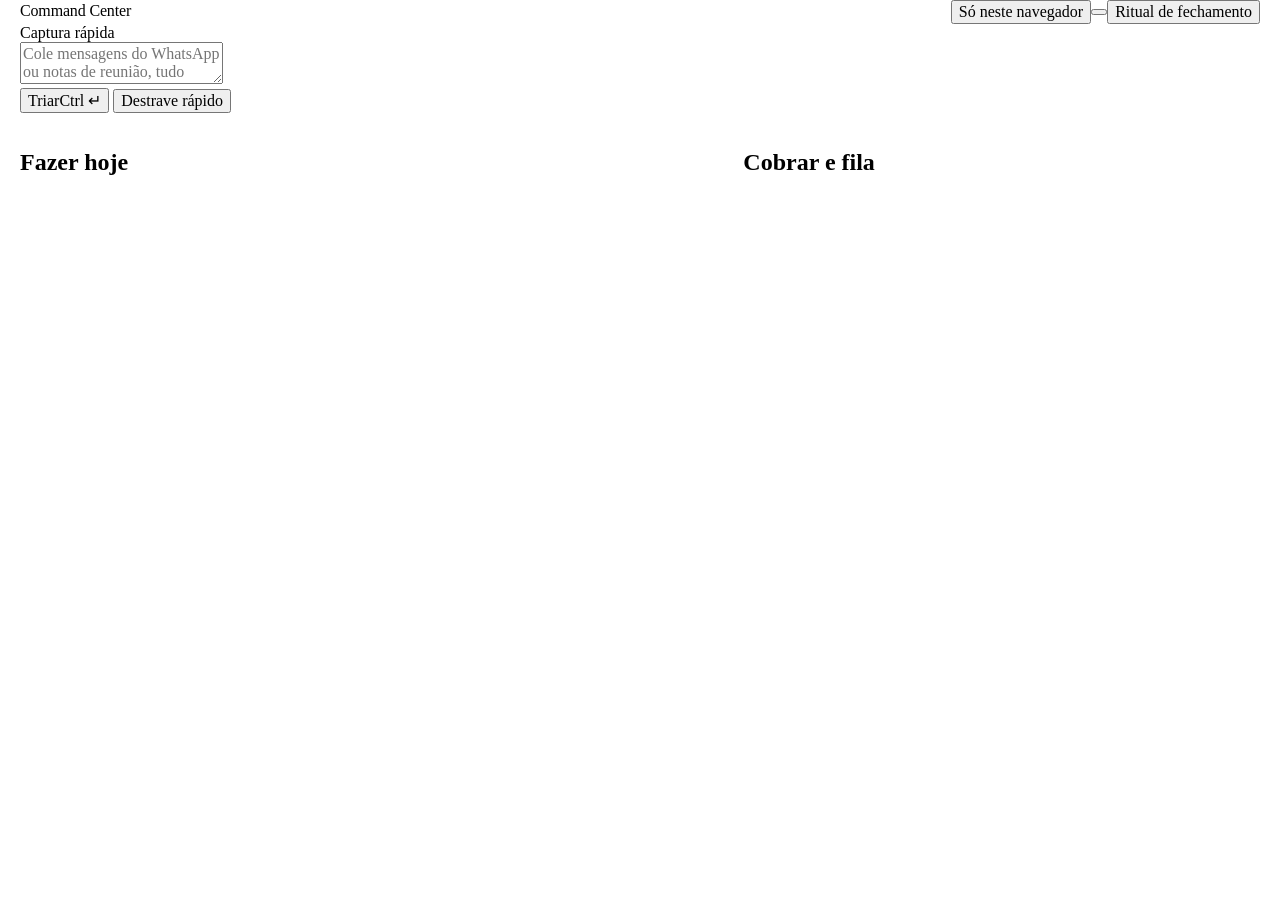
<file: src/app.src.html>
<!DOCTYPE html>
<html lang="pt-BR" data-theme="light">
<head>
<meta charset="UTF-8">
<meta name="viewport" content="width=device-width, initial-scale=1.0">
<meta name="theme-color" content="#0D1D6E">
<title>Command Center · Fazer e Cobrar</title>
<link rel="preconnect" href="https://fonts.googleapis.com">
<link rel="preconnect" href="https://fonts.gstatic.com" crossorigin>
<link href="https://fonts.googleapis.com/css2?family=Bricolage+Grotesque:opsz,wght@12..96,400..800&family=Instrument+Sans:wght@400..700&family=Geist+Mono:wght@400..600&display=swap" rel="stylesheet">
<style>
/* ===== Scorza Design · tokens (gerado de tokens.json) ===== */
/*TOKENS*/
</style>
<style>
/* ===== Scorza Design · componentes (bundle.css) ===== */
/*BUNDLE*/
</style>
<style>
/* ===== Command Center · layout do app (só tokens) ===== */
html, body { margin: 0; min-height: 100%; }
body { background: var(--surface-base); }
button, input, select, textarea { font: inherit; color: inherit; }
.page { min-height: 100vh; }
.wrap { max-width: 1240px; margin: 0 auto; padding: var(--space-6); display: flex; flex-direction: column; gap: var(--space-5); }
[hidden] { display: none !important; }
.sr-only { position: absolute; width: 1px; height: 1px; overflow: hidden; clip: rect(0 0 0 0); white-space: nowrap; }

.top { display: flex; justify-content: space-between; align-items: center; gap: var(--space-4); flex-wrap: wrap; }
.brand { display: flex; flex-direction: column; gap: 2px; padding: var(--space-2) var(--space-4); border-radius: var(--radius-lg); }
.title { margin: 0; font: 700 28px/32px var(--font-display); color: var(--ink); letter-spacing: -.01em; }
.date { margin: 0; font: 500 13px/18px var(--font-sans); color: var(--ink-muted); }
.date::first-letter { text-transform: uppercase; }
.acts { display: flex; gap: var(--space-2); align-items: center; flex-wrap: wrap; }

.grid { display: grid; grid-template-columns: 7fr 5fr; gap: var(--space-6); align-items: start; }
.col { display: flex; flex-direction: column; gap: var(--space-4); }
.sz-section .sz-section__head > div { min-width: 0; }
.sz-capture .sz-hint { color: var(--ink-muted); } /* sobre o vidro da captura, o subtle reprova no Eclipse e no Profundo */
.sz-section__head .sz-meter { white-space: nowrap; }
.cc-empty { font: 400 13px/18px var(--font-sans); color: var(--ink-subtle); padding: var(--space-1) 2px; list-style: none; }
.sz-section--backlog .sz-list { max-height: 320px; overflow-y: auto; }

/* tarefa: ferramentas aparecem no hover/foco */
.sz-task { position: relative; }
/* ferramentas flutuam sobre o card no hover, sem roubar largura do texto */
.cc-tools { position: absolute; top: var(--space-2); right: var(--space-2); display: flex; gap: var(--space-1); align-items: center; padding: 2px; border-radius: var(--radius-pill); background: var(--surface-raised); box-shadow: var(--shadow-raised); opacity: 0; pointer-events: none; transition: opacity var(--duration-base) var(--ease-out); }
.sz-task:hover .cc-tools, .sz-task:focus-within .cc-tools { opacity: 1; pointer-events: auto; }
@media (hover: none) { .cc-tools { position: static; opacity: 1; pointer-events: auto; box-shadow: none; background: transparent; } }
.cc-move { height: 28px; border-radius: var(--radius-pill); border: 1px solid var(--control-border); background: var(--surface-raised); color: var(--ink-muted); font: 500 12px/16px var(--font-sans); padding: 0 var(--space-2); }
.cc-pend { width: 8px; height: 8px; border-radius: var(--radius-pill); background: var(--cat-medium); flex: none; }
.cc-inline { width: 100%; height: 30px; border-radius: var(--radius-sm); border: 1px solid var(--focus-ring); background: var(--surface-raised); color: var(--ink); padding: 0 var(--space-2); font: 400 14px/20px var(--font-sans); }
.sz-task__text { cursor: text; }
.sz-chip { cursor: pointer; }
.sz-task.is-pop { animation: cc-pop .35s var(--ease-spring); }
@keyframes cc-pop { 40% { transform: scale(1.015); } }

/* adicionar */
.cc-add { display: flex; gap: var(--space-2); }
.cc-add .sz-add { flex: 1; min-width: 0; }
.cc-add .cc-owner { flex: 0 0 132px; }

/* prévia da triagem */
.cc-draft { border-top: 1px solid var(--line); padding-top: var(--space-3); display: flex; flex-direction: column; gap: var(--space-2); }
.cc-draft h4 { margin: 0; font: 650 16px/22px var(--font-display); color: var(--ink); }
.cc-draft__note { margin: 0; font: 500 12px/16px var(--font-sans); color: var(--status-danger); }
.cc-draft__row { display: grid; grid-template-columns: 150px 1fr 150px 32px; gap: var(--space-2); align-items: center; }
.cc-draft__foot { display: flex; gap: var(--space-2); justify-content: flex-end; margin-top: var(--space-1); }
.cc-input { height: 36px; width: 100%; border-radius: var(--radius-md); border: 1px solid var(--control-border); background: var(--surface-raised); color: var(--ink); padding: 0 var(--space-3); font: 400 14px/20px var(--font-sans); }
.cc-input:focus { outline: 2px solid var(--focus-ring); outline-offset: 1px; }
.cc-input[disabled] { opacity: .4; }
.cc-input::placeholder { color: var(--ink-subtle); }

/* diálogos nativos com a pele do Scorza */
dialog.sz-dialog { margin: auto; max-height: calc(100vh - 32px); overflow-y: auto; }
dialog.sz-dialog::backdrop { background: rgba(6, 10, 24, .55); -webkit-backdrop-filter: blur(4px); backdrop-filter: blur(4px); }
#config.sz-dialog { max-width: 560px; }
.cc-field { display: flex; flex-direction: column; gap: var(--space-1); margin-bottom: var(--space-4); }
.cc-field > label, .cc-label { font: 600 13px/18px var(--font-sans); color: var(--ink); }
.cc-field p { margin: 0; font: 400 12px/16px var(--font-sans); color: var(--ink-muted); }
.cc-group { border-top: 1px solid var(--line); padding-top: var(--space-4); margin-top: var(--space-2); }
.cc-group h4 { margin: 0 0 var(--space-3); font: 700 11px/14px var(--font-sans); letter-spacing: .08em; text-transform: uppercase; color: var(--ink-muted); }
.cc-row { display: flex; gap: var(--space-2); align-items: center; flex-wrap: wrap; }
.cc-row--end { justify-content: flex-end; }
.cc-status { margin-right: auto; font: 500 13px/18px var(--font-sans); color: var(--ink-muted); }
.cc-status.ok { color: var(--status-ok); } .cc-status.err { color: var(--status-danger); }
.cc-dialog details { border-radius: var(--radius-md); background: var(--surface-sunken); padding: var(--space-3) var(--space-4); margin-bottom: var(--space-4); font: 400 13px/19px var(--font-sans); color: var(--ink-muted); }
.cc-dialog details summary { cursor: pointer; font-weight: 600; color: var(--ink); }
.cc-dialog details ol { margin: var(--space-2) 0 0; padding-left: 20px; }
.cc-dialog details li { margin-bottom: var(--space-1); }
.cc-dialog code { font: 500 12px/16px var(--font-mono); background: var(--surface-raised); padding: 1px 5px; border-radius: var(--radius-xs); color: var(--ink); }
.cc-dialog .sz-seg, .cc-dialog .sz-toggle { align-self: flex-start; }

/* toast */
.cc-toast { position: fixed; left: 50%; bottom: var(--space-6); transform: translate(-50%, 16px); opacity: 0; pointer-events: none; transition: opacity var(--duration-base) var(--ease-out), transform var(--duration-slow) var(--ease-spring); z-index: 50; max-width: calc(100% - 32px); }
.cc-toast.show { opacity: 1; transform: translate(-50%, 0); pointer-events: auto; }

@media (max-width: 980px) { .grid { grid-template-columns: 1fr; } }
@media (max-width: 640px) {
  .wrap { padding: var(--space-4); }
  .sz-capture__row { flex-direction: column; align-items: stretch; }
  .sz-capture__actions { flex-direction: row; }
  .cc-draft__row { grid-template-columns: 1fr 1fr 32px; }
  .cc-draft__row .cc-d-text { grid-column: 1 / -1; order: -1; }
  .cc-add .cc-owner { flex-basis: 96px; }
}
</style>
</head>
<body>
<div class="page sz-bg sz-bg--page" id="page"><div class="sz-geo" id="geo" aria-hidden="true"></div>
<div class="wrap">

  <header class="top">
    <div class="brand">
      <h1 class="title">Command Center</h1>
      <p class="date" id="date"></p>
    </div>
    <div class="acts">
      <button class="sz-pill sz-glass" id="syncPill" title="Sincronizar agora"><span class="sz-led"></span><span id="syncText">Só neste navegador</span></button>
      <button class="sz-btn sz-btn--glass sz-btn--icon" id="btnConfig" aria-label="Configurações" title="Configurações"><!--i:settings--></button>
      <button class="sz-btn sz-btn--glass" id="btnRitual"><!--i:sunset-->Ritual de fechamento</button>
    </div>
  </header>

  <section class="sz-capture" aria-labelledby="capLabel">
    <label class="sz-capture__label" id="capLabel" for="raw"><!--i:sparkles:sm-->Captura rápida</label>
    <div class="sz-capture__row">
      <textarea class="sz-textarea" id="raw" placeholder="Cole mensagens do WhatsApp ou notas de reunião, tudo misturado"></textarea>
      <div class="sz-capture__actions">
        <button class="sz-btn sz-btn--primary" id="btnTriage"><!--i:sparkles--><span id="triageLabel">Triar</span><span class="sz-kbd">Ctrl ↵</span></button>
        <button class="sz-btn sz-btn--soft" id="btnQuick" title="Adiciona o texto inteiro como um destrave rápido">Destrave rápido</button>
      </div>
    </div>
    <p class="sz-hint" id="engineHint"></p>
    <div class="cc-draft" id="draft" hidden></div>
  </section>

  <main class="grid">
    <div class="col" id="col-do">
      <div class="sz-colhead"><h2>Fazer hoje</h2><small id="doCounter"></small></div>
    </div>
    <div class="col" id="col-follow">
      <div class="sz-colhead"><h2>Cobrar e fila</h2><small id="followCounter"></small></div>
    </div>
  </main>
</div>
</div>

<!-- Ritual -->
<dialog class="sz-dialog cc-dialog" id="ritual" aria-labelledby="ritualTitle">
  <h3 class="sz-dialog__title" id="ritualTitle">Ritual de fechamento</h3>
  <p class="sz-dialog__lead">Dois minutos para fechar o dia com a cabeça limpa.</p>
  <div class="sz-stats" id="ritualStats"></div>
  <div class="sz-dialog__actions">
    <button class="sz-btn sz-btn--soft" id="btnCopy"><!--i:copy-->Copiar resumo do dia</button>
    <button class="sz-btn sz-btn--primary" id="btnArchive"><!--i:archive-->Arquivar concluídas</button>
    <button class="sz-btn sz-btn--ghost" data-close>Voltar</button>
  </div>
</dialog>

<!-- Configurações -->
<dialog class="sz-dialog cc-dialog" id="config" aria-labelledby="cfgTitle">
  <h3 class="sz-dialog__title" id="cfgTitle">Configurações</h3>
  <p class="sz-dialog__lead">Tudo fica salvo só neste navegador.</p>

  <div class="cc-field">
    <span class="cc-label" id="themeLabel">Tema</span>
    <div class="sz-seg" role="radiogroup" aria-labelledby="themeLabel">
      <label><input type="radio" name="theme" value="light"><span>Claro</span></label>
      <label><input type="radio" name="theme" value="pastel"><span>Pastel</span></label>
      <label><input type="radio" name="theme" value="dark"><span>Black</span></label>
    </div>
  </div>
  <div class="cc-field">
    <label class="sz-toggle"><input type="checkbox" id="cfgRotate"><span class="sz-toggle__track"><span class="sz-toggle__thumb"></span></span>Variar fundo todo dia</label>
    <p id="rotateHint"></p>
  </div>
  <div class="cc-field" id="fixedBgField">
    <label for="cfgBg">Fundo fixo</label>
    <select class="cc-input" id="cfgBg"></select>
  </div>

  <div class="cc-group">
    <h4>Google Tasks</h4>
    <details id="howto">
      <summary>Como conectar (5 min)</summary>
      <ol>
        <li>Logado no Gmail do trabalho, abra <code>script.google.com</code> → <b>Novo projeto</b> e cole o arquivo <code>Code.gs</code>. Salve.</li>
        <li>Em <b>Serviços (+)</b>, adicione <b>Google Tasks API</b>.</li>
        <li>Escolha a função <code>setup</code> e clique em <b>▶ Executar</b>. Autorize. O token aparece no <b>Registro de execução</b> e em <b>Configurações do projeto → Propriedades do script → CC_TOKEN</b>.</li>
        <li><b>Implantar → Nova implantação → App da Web</b>. Executar como: <b>Eu</b>. Quem pode acessar: <b>Qualquer pessoa</b>.</li>
        <li>Cole abaixo a URL (termina em <code>/exec</code>) e o token, depois clique em <b>Testar conexão</b>.</li>
      </ol>
    </details>
    <div class="cc-field">
      <label for="cfgUrl">URL do Apps Script</label>
      <input class="cc-input" id="cfgUrl" type="url" placeholder="https://script.google.com/macros/s/…/exec" autocomplete="off">
    </div>
    <div class="cc-field">
      <label for="cfgToken">Token</label>
      <input class="cc-input" id="cfgToken" type="password" placeholder="CC_TOKEN, gerado pela função setup" autocomplete="off">
    </div>
  </div>

  <div class="cc-group">
    <h4>Triagem com IA</h4>
    <p class="sz-hint" id="aiStatus" style="margin-bottom:var(--space-3)"></p>
    <details>
      <summary>Usar uma chave neste navegador (sem Apps Script)</summary>
      <p style="margin:var(--space-2) 0">O recomendado é guardar a chave no Apps Script, em Propriedades do script → <code>GEMINI_API_KEY</code>. Use este campo só se não for conectar o Google Tasks.</p>
      <div class="cc-field">
        <label for="cfgKey">Chave da API Gemini</label>
        <input class="cc-input" id="cfgKey" type="password" placeholder="AIza…" autocomplete="off">
      </div>
      <div class="cc-field" style="margin-bottom:0">
        <label for="cfgModel">Modelo</label>
        <input class="cc-input" id="cfgModel" type="text" placeholder="gemini-3.8-flash">
      </div>
    </details>
    <div class="cc-row" style="margin-bottom:var(--space-4)">
      <span class="cc-status" id="learnStatus"></span>
      <button class="sz-btn sz-btn--ghost sz-btn--sm" id="btnForget">Esquecer correções</button>
    </div>
  </div>

  <div class="cc-group">
    <h4>Backup</h4>
    <div class="cc-row" style="margin-bottom:var(--space-4)">
      <button class="sz-btn sz-btn--soft sz-btn--sm" id="btnExport"><!--i:download:sm-->Exportar JSON</button>
      <button class="sz-btn sz-btn--soft sz-btn--sm" id="btnImport"><!--i:upload:sm-->Importar JSON</button>
      <input type="file" id="importFile" accept="application/json,.json" hidden>
    </div>
  </div>

  <div class="cc-row cc-row--end">
    <span class="cc-status" id="cfgStatus"></span>
    <button class="sz-btn sz-btn--ghost" data-close>Cancelar</button>
    <button class="sz-btn sz-btn--soft" id="btnTest">Testar conexão</button>
    <button class="sz-btn sz-btn--primary" id="btnSaveCfg">Salvar</button>
  </div>
</dialog>

<div class="cc-toast" id="toast" role="status" aria-live="polite"><div class="sz-toast"><span id="toastMsg"></span><button class="sz-btn sz-btn--ghost sz-btn--sm" id="toastUndo" hidden><!--i:undo:sm-->Desfazer</button></div></div>

<script>
const ICONS = /*ICONS*/;
const ico = (n, sm) => `<svg class="sz-ico${sm ? ' sz-ico--sm' : ''}" viewBox="0 0 24 24" aria-hidden="true">${ICONS[n] || ''}</svg>`;
document.querySelectorAll('*').forEach(el => {
  [...el.childNodes].forEach(n => {
    if (n.nodeType === 8 && n.data.startsWith('i:')) {
      const [, name, size] = n.data.split(':');
      const t = document.createElement('template'); t.innerHTML = ico(name, size === 'sm');
      n.replaceWith(t.content);
    }
  });
});

/* =========================================================
   CATEGORIAS (Regra 1-3-5)
   ========================================================= */
const CATS = {
  mit:      { col:'do',     icon:'flame',     limit:1, title:'A grande entrega',      sub:'Se fizer só isso, o dia valeu',                      short:'Grande entrega', add:'Qual é a grande entrega de hoje?' },
  quick:    { col:'do',     icon:'zap',       limit:5, title:'Destraves rápidos',     sub:'Até 5 min · entre reuniões',                         short:'Destrave',       add:'Adicionar destrave' },
  medium:   { col:'do',     icon:'pin',       limit:3, title:'Entregas médias',       sub:'30 a 45 min · um bloco curto',                       short:'Média',          add:'Adicionar entrega média' },
  followup: { col:'follow', icon:'hourglass',          title:'Delegado e aguardando', sub:'Está com outra pessoa · cobre em um clique',         short:'Cobrar',         add:'O que você delegou?' },
  backlog:  { col:'follow', icon:'inbox',              title:'Fila',                  sub:'Fora do foco de hoje · o que nasce no Google Tasks cai aqui', short:'Fila',  add:'Estacionar uma ideia' },
};
const ORDER = ['mit','quick','medium','followup','backlog'];
const DO_CATS = ['mit','quick','medium'];

/* =========================================================
   ESTADO
   ========================================================= */
// Modelo da triagem (só para a chave neste navegador; no Apps Script o modelo fica em GEMINI_MODEL).
const MODEL_ID = 'gemini-3.8-flash';
const $ = (s, el = document) => el.querySelector(s);
const esc = s => String(s ?? '').replace(/[&<>"']/g, c => ({'&':'&amp;','<':'&lt;','>':'&gt;','"':'&quot;',"'":'&#39;'}[c]));
const uid = () => 'l' + Date.now().toString(36) + Math.random().toString(36).slice(2, 6);
const nowIso = () => new Date().toISOString();
const load = (k, d) => { try { const v = localStorage.getItem(k); return v ? JSON.parse(v) : d; } catch { return d; } };
const store = (k, v) => { try { localStorage.setItem(k, JSON.stringify(v)); } catch {} };

const S = {
  tasks: load('cc2_tasks', null),
  cfg: Object.assign({ url:'', token:'', key:'', model:MODEL_ID, theme:'light', rotate:true, bg:'' }, load('cc2_cfg', {})),
  meta: Object.assign({ pendingClear:false, lastSync:0, user:'', ai:null, aiModel:'' }, load('cc2_meta', {})),
  learn: Object.assign({ examples:[], weights:{}, owners:[] }, load('cc2_learn', {})),
  sync: { state:'local', msg:'' },
  draft: [],
};
if (/^gemini-2\.5/.test(S.cfg.model || '')) S.cfg.model = MODEL_ID; // migra configs antigas
if (!S.tasks) { // migra a v1 do manual (cc_tasks_v1), se existir
  const v1 = load('cc_tasks_v1', null);
  S.tasks = Array.isArray(v1) ? v1.map(t => ({
    id: uid(), gid:null, text:t.text, category:t.category || 'medium', owner:t.owner || '',
    done:!!t.done, completedAt: t.done ? nowIso() : null, createdAt: nowIso(), pending:true, rev:1, deleted:false
  })) : [];
  try { if (!S.cfg.key && localStorage.getItem('cc_gemini_key')) S.cfg.key = localStorage.getItem('cc_gemini_key'); } catch {}
}

function save() { store('cc2_tasks', S.tasks); store('cc2_cfg', S.cfg); store('cc2_meta', S.meta); store('cc2_learn', S.learn); }
const connected = () => !!(S.cfg.url && S.cfg.token);
const online = () => navigator.onLine !== false;
const visible = () => S.tasks.filter(t => !t.deleted && !t.archived);
const byId = id => S.tasks.find(t => t.id === id);
const isToday = iso => { if (!iso) return false; const d = new Date(iso), n = new Date(); return d.toDateString() === n.toDateString(); };

/* =========================================================
   VISUAL: TEMA E FUNDO (rotação diária)
   ========================================================= */
const GEO = {
  eclipse: '<i class="pl-light" style="left:52%;top:-10%;width:28%;height:120%"></i><i class="glow-warm" style="left:62%;top:30%;width:12%;height:50%"></i><i class="pl-deep" style="left:70%;top:8%;width:40%;height:84%"></i><i class="glow-sun" style="left:64%;top:14%;width:12%;height:72%"></i><i class="glow-cool" style="left:96%;top:20%;width:8%;height:60%"></i>',
  noturno: '<i class="pl-smoke" style="left:52%;top:-10%;width:28%;height:120%"></i><i class="glow-warm" style="left:62%;top:30%;width:12%;height:50%"></i><i class="pl-night" style="left:70%;top:8%;width:40%;height:84%"></i><i class="glow-sun" style="left:64%;top:14%;width:12%;height:72%"></i><i class="glow-cool" style="left:96%;top:20%;width:8%;height:60%"></i>',
};
const BGS = {
  nevoa:    { name:'Névoa',          cls:'sz-bg--nevoa' },
  eclipse:  { name:'Eclipse',        cls:'sz-bg--geo',      geo:'eclipse' },
  profundo: { name:'Profundo',       cls:'sz-bg--profundo' },
  noturno:  { name:'Eclipse Noturno', cls:'sz-bg--geo-noite', geo:'noturno' },
};
const THEME_BGS = { light:['nevoa','eclipse'], pastel:['nevoa','eclipse'], dark:['profundo','noturno'] };
const dayIndex = (d = new Date()) => Math.floor(Date.UTC(d.getFullYear(), d.getMonth(), d.getDate()) / 864e5);

function currentBg(cfg = S.cfg) {
  const pair = THEME_BGS[cfg.theme] || THEME_BGS.light;
  if (!cfg.rotate && pair.includes(cfg.bg)) return cfg.bg;
  return pair[dayIndex() % 2]; // alterna um dia sim, um dia não
}
let lookKey = '';
function applyLook() {
  const theme = THEME_BGS[S.cfg.theme] ? S.cfg.theme : 'light';
  const bg = currentBg();
  const key = theme + bg;
  if (key === lookKey) return;
  lookKey = key;
  document.documentElement.dataset.theme = theme;
  $('#page').className = 'page sz-bg sz-bg--page ' + BGS[bg].cls;
  $('#geo').innerHTML = BGS[bg].geo ? GEO[BGS[bg].geo] : '';
  $('meta[name=theme-color]').content = theme === 'dark' ? '#060A18' : theme === 'pastel' ? '#F4F1EA' : '#0D1D6E';
}

/* =========================================================
   TÍTULOS NO GOOGLE TASKS (a categoria vai no prefixo)
   ========================================================= */
const PREFIX = { mit:'🔥 [MIT] ', quick:'⚡ [<5m] ', medium:'📌 [Média] ' };
function encodeTitle(t) {
  if (t.category === 'followup') return `👀 [Cobrar${t.owner ? ' ' + t.owner : ''}] ${t.text}`;
  return (PREFIX[t.category] || '') + t.text;
}
const TAG_RE = /^[^\[\p{L}\p{N}]{0,8}\[(MIT|<\s*5\s*m(?:in)?|M[ée]dia|Fila|Cobrar(?:\s+([^\]]*))?)\]\s*/iu;
function decodeTitle(title = '') {
  const m = title.match(TAG_RE);
  if (!m) return { text: title.trim(), category:'backlog', owner:'' };
  const tag = m[1].toLowerCase();
  const category = tag === 'mit' ? 'mit' : tag.startsWith('<') ? 'quick' : tag.startsWith('m') ? 'medium' : tag === 'fila' ? 'backlog' : 'followup';
  return { text: title.slice(m[0].length).trim(), category, owner: category === 'followup' ? (m[2] || '').trim() : '' };
}

/* =========================================================
   APRENDIZADO (as suas correções viram regra)
   ========================================================= */
const STOP = new Set('para pela pelo como sobre hoje amanha depois antes ainda quando onde porque entao isso esse essa este esta aquele aquela tudo todos todas mais menos muito pouco fazer ficar estar sera seria pode poder precisa preciso favor obrigado obrigada bom dia tarde noite ola oi'.split(' '));
const norm = s => String(s || '').toLowerCase().normalize('NFD').replace(/[̀-ͯ]/g, '').replace(/\s+/g, ' ').trim();
const words = s => [...new Set((norm(s).match(/[a-z0-9]{4,}/g) || []).filter(w => !STOP.has(w)))];

function learn(items) {
  const L = S.learn;
  items.forEach(({ text, category, owner, orig }) => {
    if (!text || !CATS[category]) return;
    L.examples = L.examples.filter(x => norm(x.text) !== norm(text));
    L.examples.push({ text, category, owner: owner || '' });
    if (orig && orig !== category) {
      words(text).forEach(w => {
        const row = L.weights[w] || (L.weights[w] = {});
        row[category] = (row[category] || 0) + 1;
        if (row[orig]) row[orig] = Math.max(0, row[orig] - 0.5);
      });
    }
    if (owner && !L.owners.some(o => norm(o) === norm(owner))) L.owners.push(owner);
  });
  L.examples = L.examples.slice(-80);
  L.owners = L.owners.slice(-60);
  const keys = Object.keys(L.weights);
  if (keys.length > 1500) keys.slice(0, keys.length - 1500).forEach(k => delete L.weights[k]);
}
function correctionsCount() { return Object.values(S.learn.weights).reduce((n, r) => n + Object.values(r).reduce((a, b) => a + b, 0), 0); }

// Aplica a memória sobre qualquer resultado de triagem (IA ou motor local)
function remember(item) {
  const exact = [...S.learn.examples].reverse().find(x => norm(x.text) === norm(item.text));
  if (exact) return { ...item, category: exact.category, owner: exact.owner || item.owner };
  return item;
}
function learnedCategory(text) {
  const score = {};
  words(text).forEach(w => { const r = S.learn.weights[w]; if (r) for (const c in r) score[c] = (score[c] || 0) + r[c]; });
  const ranked = Object.entries(score).sort((a, b) => b[1] - a[1]);
  if (!ranked.length || ranked[0][1] < 1) return null;
  if (ranked[1] && ranked[0][1] - ranked[1][1] < 0.75) return null;
  return ranked[0][0];
}
function knownOwner(text) {
  const n = ' ' + norm(text).replace(/[^a-z0-9 ]/g, ' ') + ' ';
  return S.learn.owners.find(o => n.includes(' ' + norm(o) + ' ')) || '';
}

/* =========================================================
   MUTAÇÕES (sempre otimistas; sobem para o Google no próximo sync)
   ========================================================= */
function touch(t) { t.pending = true; t.rev = (t.rev || 0) + 1; }
function commit() { save(); render(); scheduleSync(); }

function addTask(text, category, owner = '') {
  text = text.trim(); if (!text) return null;
  const t = { id:uid(), gid:null, text, category, owner: owner.trim(), done:false, completedAt:null, createdAt:nowIso(), pending:true, rev:1, deleted:false };
  S.tasks.unshift(t);
  return t;
}
function toggleDone(id) {
  const t = byId(id); if (!t) return;
  t.done = !t.done; t.completedAt = t.done ? nowIso() : null; touch(t);
  commit();
  if (t.done) { const el = document.querySelector(`[data-id="${id}"]`); el && el.classList.add('is-pop'); }
}
function moveTask(id, cat) {
  const t = byId(id); if (!t) return;
  const from = t.category;
  t.category = cat; if (cat !== 'followup') t.owner = ''; touch(t);
  learn([{ text: t.text, category: cat, owner: t.owner, orig: from }]);
  commit();
  if (cat === 'followup' && !t.owner) setTimeout(() => { const b = document.querySelector(`[data-id="${id}"] [data-act=owner]`); b && b.click(); }, 30);
  else toast(`Movida para ${CATS[cat].short}`);
}
function editTask(id, fields) {
  const t = byId(id); if (!t) return;
  Object.assign(t, fields); touch(t);
  if (fields.owner) learn([{ text: t.text, category: t.category, owner: fields.owner }]);
  commit();
}
function deleteTask(id) {
  const t = byId(id); if (!t) return;
  const snapshot = { ...t };
  if (t.gid) { t.deleted = true; touch(t); } else S.tasks = S.tasks.filter(x => x.id !== id);
  commit();
  toast('Tarefa excluída', () => {
    const cur = byId(id);
    if (cur) { cur.deleted = false; touch(cur); } else S.tasks.unshift({ ...snapshot, pending:true, rev:(snapshot.rev || 0) + 1, deleted:false });
    commit();
  });
}

/* =========================================================
   RENDER
   ========================================================= */
function buildSections() {
  ORDER.forEach(cat => {
    const c = CATS[cat];
    const sec = document.createElement('section');
    sec.className = `sz-section sz-section--${cat} c-${cat}`;
    sec.id = `sec-${cat}`;
    sec.setAttribute('aria-labelledby', `h-${cat}`);
    sec.innerHTML = `
      <div class="sz-section__head">
        <span class="sz-orb">${ico(c.icon)}</span>
        <div><h3 class="sz-section__title" id="h-${cat}">${esc(c.title)}</h3><p class="sz-section__sub">${esc(c.sub)}</p></div>
        <span class="sz-meter" id="meter-${cat}"></span>
      </div>
      <p class="sz-section__warn" id="warn-${cat}" hidden></p>
      <ul class="sz-list" id="list-${cat}"></ul>
      <form class="cc-add" data-cat="${cat}">
        <input class="sz-add" name="text" placeholder="${esc(c.add)}" aria-label="${esc(c.add)}" autocomplete="off">
        ${cat === 'followup' ? '<input class="sz-add cc-owner" name="owner" placeholder="Com quem?" aria-label="Responsável" autocomplete="off" list="ownersList">' : ''}
        <button class="sr-only" type="submit">Adicionar</button>
      </form>`;
    $(c.col === 'do' ? '#col-do' : '#col-follow').appendChild(sec);
  });
  const dl = document.createElement('datalist'); dl.id = 'ownersList'; document.body.appendChild(dl);
}

function ago(iso) {
  if (!iso) return '';
  const days = Math.floor((Date.now() - new Date(iso).getTime()) / 864e5);
  return days <= 0 ? 'desde hoje' : days === 1 ? 'há 1 dia' : `há ${days} dias`;
}

function itemHtml(t) {
  let meta = '', cobrar = '';
  if (t.category === 'followup') {
    const days = Math.floor((Date.now() - new Date(t.createdAt).getTime()) / 864e5);
    meta = `<div class="sz-task__meta">
      ${t.owner ? `<button class="sz-chip" data-act="owner" title="Trocar responsável">${ico('user', true)}${esc(t.owner)}</button>`
                : `<button class="sz-chip sz-chip--empty" data-act="owner">Definir responsável</button>`}
      <span class="sz-age ${days >= 3 ? 'sz-age--late' : ''}">${ago(t.createdAt)}</span>__COBRAR__</div>`;
    if (!t.done) {
      const msg = `Oi${t.owner ? ' ' + t.owner : ''}, tudo bem? Como está o andamento de "${t.text}"? Consegue me dar um retorno rápido?`;
      cobrar = `<a class="sz-btn sz-btn--cobrar sz-btn--sm" href="https://wa.me/?text=${encodeURIComponent(msg)}" target="_blank" rel="noopener">${ico('msg', true)}Cobrar</a>`;
    }
    meta = meta.replace('__COBRAR__', cobrar); cobrar = '';
  }
  const opts = ORDER.map(k => `<option value="${k}" ${k === t.category ? 'selected' : ''}>${CATS[k].short}</option>`).join('');
  return `<li class="sz-task c-${t.category} ${t.done ? 'is-done' : ''}" data-id="${t.id}">
    <input type="checkbox" class="sz-check" ${t.done ? 'checked' : ''} data-act="toggle" aria-label="Concluir: ${esc(t.text)}">
    <div class="sz-task__body"><span class="sz-task__text" data-act="edit" title="Clique duas vezes para editar">${esc(t.text)}</span>${meta}</div>
    <div class="sz-task__actions">
      ${cobrar}
      ${t.link ? `<a class="sz-btn sz-btn--ghost sz-btn--sm sz-btn--icon" href="${esc(t.link)}" target="_blank" rel="noopener" aria-label="Abrir no Monday" title="Abrir no Monday">${ico('external', true)}</a>` : ''}
      ${connected() && t.pending ? '<span class="cc-pend" title="Aguardando envio ao Google Tasks"></span>' : ''}
      <div class="cc-tools">
        <select class="cc-move" data-act="move" aria-label="Mover para">${opts}</select>
        <button class="sz-btn sz-btn--ghost sz-btn--sm sz-btn--icon" data-act="del" aria-label="Excluir" title="Excluir">${ico('x', true)}</button>
      </div>
    </div>
  </li>`;
}

function meterHtml(cat, open, doneToday) {
  const c = CATS[cat];
  if (!c.limit) return `${open} ${open === 1 ? 'aberta' : 'abertas'}`;
  const total = open + doneToday;
  const n = Math.max(c.limit, total);
  const dots = Array.from({ length: n }, (_, i) =>
    `<span class="sz-meter__dot ${i < doneToday ? 'is-done' : ''} ${i >= c.limit ? 'is-over' : ''}"></span>`).join('');
  return `<span class="sz-meter__dots" aria-hidden="true">${dots}</span>${total}/${c.limit}`;
}

function render() {
  applyLook();
  $('#date').textContent = new Date().toLocaleDateString('pt-BR', { weekday:'long', day:'numeric', month:'long' });
  const all = visible();

  ORDER.forEach(cat => {
    const items = all.filter(t => t.category === cat);
    const open = items.filter(t => !t.done);
    const done = items.filter(t => t.done).sort((a, b) => (b.completedAt || '').localeCompare(a.completedAt || ''));
    const doneToday = done.filter(t => isToday(t.completedAt)).length;
    $(`#list-${cat}`).innerHTML = items.length ? [...open, ...done].map(itemHtml).join('') : `<li class="cc-empty">${emptyText(cat)}</li>`;

    const c = CATS[cat], meter = $(`#meter-${cat}`), warn = $(`#warn-${cat}`);
    meter.innerHTML = meterHtml(cat, open.length, doneToday);
    meter.title = c.limit ? `${doneToday} concluídas hoje · ${open.length} abertas · limite ${c.limit}` : `${open.length} abertas`;
    const over = c.limit && open.length + doneToday > c.limit;
    meter.className = 'sz-meter' + (over ? ' sz-meter--over' : '');
    warn.hidden = !over;
    if (over) warn.innerHTML = ico('alert', true) + esc(cat === 'mit'
      ? 'Mais de uma grande entrega dilui o foco. Escolha uma e mova as outras.'
      : `Acima do limite de ${c.limit}. Mova o excedente para a Fila.`);
  });

  const doOpen = all.filter(t => !t.done && DO_CATS.includes(t.category)).length;
  const doDone = all.filter(t => t.done && isToday(t.completedAt) && DO_CATS.includes(t.category)).length;
  $('#doCounter').textContent = `${doDone} ${doDone === 1 ? 'feita' : 'feitas'} · ${doOpen} ${doOpen === 1 ? 'aberta' : 'abertas'}`;
  const fOpen = all.filter(t => !t.done && t.category === 'followup').length;
  $('#followCounter').textContent = fOpen ? `${fOpen} aguardando retorno` : 'nada pendente';
  $('#ownersList').innerHTML = S.learn.owners.map(o => `<option value="${esc(o)}">`).join('');

  $('#engineHint').innerHTML = engineText() + ' Você revisa antes de entrar nas listas.';
  renderSync();
}

function engineText() {
  const n = S.learn.examples.length;
  const mem = n ? ` Lembra de ${n} ${n === 1 ? 'tarefa classificada' : 'tarefas classificadas'} por você.` : '';
  if (connected() && S.meta.ai) return `Triagem com IA no Apps Script (${esc(S.meta.aiModel || 'Gemini')}).${mem}`;
  if (S.cfg.key) return `Triagem com IA neste navegador (${esc(S.cfg.model || MODEL_ID)}).${mem}`;
  return `Triagem pelo motor local, que aprende com as suas correções.${mem}`;
}

function emptyText(cat) {
  return {
    mit: 'Nenhuma grande entrega definida. O que faria o dia valer a pena?',
    quick: 'Nada travando o time agora.',
    medium: 'Sem entregas médias hoje.',
    followup: 'Ninguém para cobrar. Tudo que você delegar aparece aqui.',
    backlog: 'Fila vazia.',
  }[cat];
}

function renderSync() {
  const pill = $('#syncPill'), txt = $('#syncText');
  pill.className = 'sz-pill sz-glass';
  pill.title = 'Sincronizar agora';
  const pend = S.tasks.filter(t => t.pending).length;
  if (!connected()) { txt.textContent = 'Só neste navegador · conectar'; return; }
  if (!online()) { txt.textContent = pend ? `Offline · ${pend} para enviar` : 'Offline · tudo salvo aqui'; pill.title = 'Sem internet. Suas mudanças ficam salvas e sobem quando a conexão voltar.'; return; }
  if (S.sync.state === 'syncing') { pill.classList.add('sz-pill--syncing'); txt.textContent = 'Sincronizando…'; return; }
  if (S.sync.state === 'error') { pill.classList.add('sz-pill--error'); txt.textContent = 'Falha ao sincronizar · tentar de novo'; pill.title = S.sync.msg; return; }
  pill.classList.add('sz-pill--ok');
  pill.title = (S.meta.user ? `Conectado como ${S.meta.user}. ` : '') + 'Clique para sincronizar agora.';
  const at = S.meta.lastSync ? new Date(S.meta.lastSync).toLocaleTimeString('pt-BR', { hour:'2-digit', minute:'2-digit' }) : '—';
  txt.textContent = pend ? `Google Tasks · ${pend} para enviar` : `Google Tasks · ${at}`;
}

/* =========================================================
   EVENTOS DAS LISTAS
   ========================================================= */
document.addEventListener('change', e => {
  const li = e.target.closest('.sz-task'); if (!li) return;
  const id = li.dataset.id;
  if (e.target.dataset.act === 'toggle') toggleDone(id);
  if (e.target.dataset.act === 'move') moveTask(id, e.target.value);
});
document.addEventListener('click', e => {
  const act = e.target.closest('[data-act]'); const li = e.target.closest('.sz-task');
  if (!act || !li) return;
  const id = li.dataset.id;
  if (act.dataset.act === 'del') deleteTask(id);
  if (act.dataset.act === 'owner') inlineEdit(act, byId(id).owner, v => editTask(id, { owner: v }), 'Nome');
});
document.addEventListener('dblclick', e => {
  const el = e.target.closest('[data-act=edit]'); if (!el) return;
  const id = el.closest('.sz-task').dataset.id;
  inlineEdit(el, byId(id).text, v => v && editTask(id, { text: v }));
});
document.addEventListener('submit', e => {
  const f = e.target.closest('form.cc-add'); if (!f) return;
  e.preventDefault();
  const text = f.text.value, owner = f.owner ? f.owner.value : '';
  if (!text.trim()) return;
  addTask(text, f.dataset.cat, owner);
  learn([{ text: text.trim(), category: f.dataset.cat, owner }]);
  f.reset(); commit(); f.text.focus();
});

function inlineEdit(el, value, onSave, placeholder = '') {
  const input = document.createElement('input');
  input.className = 'cc-inline'; input.value = value || ''; input.placeholder = placeholder;
  if (placeholder === 'Nome') input.setAttribute('list', 'ownersList');
  el.replaceWith(input); input.focus(); input.select();
  let doneFlag = false;
  const finish = ok => { if (doneFlag) return; doneFlag = true; if (ok && input.value.trim() !== (value || '')) onSave(input.value.trim()); else render(); };
  input.addEventListener('keydown', ev => { if (ev.key === 'Enter') finish(true); if (ev.key === 'Escape') { ev.preventDefault(); finish(false); } });
  input.addEventListener('blur', () => finish(true));
}

/* =========================================================
   TRIAGEM: IA (Apps Script ou navegador) ou motor local → PRÉVIA → ADICIONAR
   ========================================================= */
const RE_FOLLOW = /\b(cobrar|cobra|aguard\w*|esperando|esperar retorno|pedir (?:pra|para)|pedi (?:pra|para)|ficou de|follow[- ]?up|retorno d[oa]s?|delegar|delegado)\b/i;
const RE_OWNER = [
  /(?:[Cc]obr(?:ar|a)|[Ll]embrar|[Pp]edi(?:r)? (?:pra|para)|[Dd]elegar (?:pra|para)|[Aa]guardar|[Ee]sperando|[Rr]etorno)\s+(?:(?:o\s+)?(?:retorno|resposta|aprova[çc][ãa]o)\s+)?(?:d[oa]s?\s+|com\s+(?:o\s+|a\s+)?|(?:o|a|ao|à)\s+)?([A-ZÀ-Ý][a-zà-ÿ]+)/,
  /^([A-ZÀ-Ý][a-zà-ÿ]+)\s+ficou de/,
];
const RE_QUICK = /\b(aprovar|aprova|responder|responde|dar (?:um )?ok|validar|olhar|assinar|enviar|mandar|encaminhar|confirmar|liberar|destravar|r[áa]pid\w*|agendar|marcar)\b/i;
const RE_MIT = /\b(estrat[ée]g\w*|planejamento|apresenta[çc][ãa]o|proposta|fechar|importante|prioridade|grande entrega|diretrizes|or[çc]amento anual)\b/i;
const NOT_NAME = new Set(['O','A','Os','As','Que','Se','Sobre','Hoje','Amanhã','Time','Equipe','Cliente','Retorno']);

function cleanLine(s) {
  return s
    .replace(/^\[?\d{1,2}[\/.]\d{1,2}(?:[\/.]\d{2,4})?,?\s*\d{1,2}:\d{2}(?::\d{2})?\]?\s*(?:-\s*)?(?:[^:\n]{1,30}:\s)?/, '') // carimbo do WhatsApp
    .replace(/^[-•*–\d.)\s]+/, '')
    .trim();
}
function classify(line) {
  let category = 'medium', owner = '';
  if (RE_FOLLOW.test(line)) {
    category = 'followup';
    for (const re of RE_OWNER) { const m = line.match(re); if (m && !NOT_NAME.has(m[1])) { owner = m[1]; break; } }
  } else if (RE_QUICK.test(line)) category = 'quick';
  else if (RE_MIT.test(line)) category = 'mit';
  const learned = learnedCategory(line);
  if (learned) category = learned;
  if (category === 'followup' && !owner) owner = knownOwner(line);
  return { text: line.replace(/[.;]+$/, ''), category, owner };
}
function heuristicTriage(raw) {
  return raw.split(/\n+|;|(?<=[.!?])\s+(?=[A-ZÀ-Ý0-9])/).map(cleanLine).filter(s => s.length > 2).map(classify);
}

async function browserGeminiTriage(raw) {
  const ex = S.learn.examples.slice(-30).map(x => `- "${x.text}" → ${x.category}${x.owner ? ' (owner: ' + x.owner + ')' : ''}`).join('\n');
  const prompt = `Você organiza demandas de um gerente de projetos de uma agência de publicidade.
Divida o texto em tarefas independentes e acionáveis (verbo no infinitivo, curtas, em português) e classifique cada uma:
- "mit": entrega estratégica de alto impacto (no máximo 1)
- "quick": resolve em menos de 5 minutos (aprovar, responder, dar ok, encaminhar)
- "medium": execução ou revisão de 30 a 45 minutos
- "followup": depende de outra pessoa (cobrar, aguardar, pedir para alguém). Preencha "owner" com o primeiro nome da pessoa.
- "backlog": ideia ou demanda sem urgência para hoje
Ignore saudações, carimbos de horário e nomes de remetentes do WhatsApp.
${ex ? 'Exemplos de como ele classifica (siga este critério):\n' + ex + '\n' : ''}Responda só com JSON: {"tasks":[{"text":"","category":"","owner":""}]}
Texto:
"""${raw}"""`;
  const model = (S.cfg.model || MODEL_ID).trim();
  const res = await fetch(`https://generativelanguage.googleapis.com/v1beta/models/${encodeURIComponent(model)}:generateContent?key=${encodeURIComponent(S.cfg.key)}`, {
    method:'POST', headers:{ 'Content-Type':'application/json' },
    body: JSON.stringify({ contents:[{ parts:[{ text: prompt }] }], generationConfig:{ responseMimeType:'application/json', temperature:0.2 } }),
  });
  if (!res.ok) throw new Error(`Gemini respondeu ${res.status}`);
  const data = await res.json();
  const txt = data?.candidates?.[0]?.content?.parts?.[0]?.text || '';
  const parsed = JSON.parse(txt.replace(/^```json|```$/g, '').trim());
  const arr = Array.isArray(parsed) ? parsed : parsed.tasks;
  if (!Array.isArray(arr) || !arr.length) throw new Error('resposta vazia');
  return arr;
}

async function triage() {
  const raw = $('#raw').value.trim();
  if (!raw) { $('#raw').focus(); return; }
  const btn = $('#btnTriage'); btn.disabled = true; $('#triageLabel').textContent = 'Triando…';
  let items = null, note = '';
  try {
    if (!online()) note = 'Sem internet: usei o motor local.';
    else {
      if (connected() && S.meta.ai !== false) {
        try {
          const r = await api('triage', { text: raw, examples: S.learn.examples.slice(-30) });
          items = r.tasks; S.meta.ai = true; S.meta.aiModel = r.model || S.meta.aiModel;
        } catch (err) {
          if (err.message === 'no_ai_key') S.meta.ai = false;
          else note = `A IA não respondeu (${err.message}). Usei o motor local.`;
        }
      }
      if (!items && S.cfg.key) {
        try { items = await browserGeminiTriage(raw); note = ''; }
        catch (err) { note = `A IA não respondeu (${err.message}). Usei o motor local.`; }
      }
    }
    if (items) items = items.map(x => ({ text: String(x.text || '').trim(), category: CATS[x.category] ? x.category : 'medium', owner: String(x.owner || '').trim() })).filter(x => x.text);
    if (!items || !items.length) items = heuristicTriage(raw);
    items = items.map(remember).map(x => ({ ...x, owner: x.category === 'followup' ? (x.owner || knownOwner(x.text)) : '' }));
  } finally { btn.disabled = false; $('#triageLabel').textContent = 'Triar'; }
  S.draft = items.map(x => ({ ...x, orig: x.category }));
  save();
  renderDraft(note);
  render();
}

function renderDraft(note = '') {
  const box = $('#draft');
  if (!S.draft.length) { box.hidden = true; box.innerHTML = ''; return; }
  const opts = cat => ORDER.map(k => `<option value="${k}" ${k === cat ? 'selected' : ''}>${CATS[k].short}</option>`).join('');
  box.hidden = false;
  box.innerHTML = `
    <h4>Revise antes de adicionar (${S.draft.length})</h4>
    ${note ? `<p class="cc-draft__note">${esc(note)}</p>` : ''}
    ${S.draft.map((d, i) => `
      <div class="cc-draft__row" data-i="${i}">
        <select class="cc-input" data-f="category" aria-label="Categoria">${opts(d.category)}</select>
        <input class="cc-input cc-d-text" data-f="text" value="${esc(d.text)}" aria-label="Tarefa">
        <input class="cc-input" data-f="owner" value="${esc(d.owner)}" placeholder="Responsável" aria-label="Responsável" list="ownersList" ${d.category === 'followup' ? '' : 'disabled'}>
        <button class="sz-btn sz-btn--ghost sz-btn--sm sz-btn--icon" data-drop aria-label="Remover da prévia">${ico('x', true)}</button>
      </div>`).join('')}
    <div class="cc-draft__foot">
      <button class="sz-btn sz-btn--ghost" id="btnDraftCancel">Descartar</button>
      <button class="sz-btn sz-btn--primary" id="btnDraftOk">Adicionar ${S.draft.length} ${S.draft.length === 1 ? 'tarefa' : 'tarefas'}</button>
    </div>`;
}
$('#draft').addEventListener('input', e => {
  const row = e.target.closest('.cc-draft__row'); if (!row) return;
  const d = S.draft[row.dataset.i]; d[e.target.dataset.f] = e.target.value;
  if (e.target.dataset.f === 'category') {
    const o = row.querySelector('[data-f=owner]'); o.disabled = e.target.value !== 'followup';
    if (!o.disabled) { if (!o.value) { o.value = d.owner = knownOwner(d.text); } o.focus(); }
  }
});
$('#draft').addEventListener('click', e => {
  if (e.target.closest('[data-drop]')) { S.draft.splice(+e.target.closest('.cc-draft__row').dataset.i, 1); renderDraft(); return; }
  const id = e.target.closest('button')?.id;
  if (id === 'btnDraftCancel') { S.draft = []; renderDraft(); }
  if (id === 'btnDraftOk') {
    const items = S.draft.filter(d => d.text.trim()).map(d => ({ ...d, text: d.text.trim(), owner: d.category === 'followup' ? (d.owner || '').trim() : '' }));
    [...items].reverse().forEach(d => addTask(d.text, d.category, d.owner));
    const fixed = items.filter(d => d.orig !== d.category).length;
    learn(items);
    S.draft = []; $('#raw').value = ''; renderDraft(); commit();
    toast(`${items.length} ${items.length === 1 ? 'tarefa adicionada' : 'tarefas adicionadas'}${fixed ? ` · ${fixed} ${fixed === 1 ? 'correção aprendida' : 'correções aprendidas'}` : ''}`);
  }
});

$('#btnTriage').onclick = triage;
$('#btnQuick').onclick = () => { const v = $('#raw').value.trim(); if (!v) { $('#raw').focus(); return; } addTask(v, 'quick'); $('#raw').value = ''; commit(); toast('Destrave adicionado'); };
$('#raw').addEventListener('keydown', e => { if (e.key === 'Enter' && (e.ctrlKey || e.metaKey)) { e.preventDefault(); triage(); } });

/* =========================================================
   GOOGLE TASKS · SINCRONIZAÇÃO NOS DOIS SENTIDOS
   ========================================================= */
async function api(action, payload = {}, cfg = S.cfg) {
  let res;
  try {
    res = await fetch(cfg.url, { method:'POST', headers:{ 'Content-Type':'text/plain;charset=utf-8' }, body: JSON.stringify({ action, token: cfg.token, ...payload }) });
  } catch { throw new Error(online() ? 'Não consegui falar com o Apps Script. Confira a URL (termina em /exec) e se o acesso está como "Qualquer pessoa".' : 'Sem internet.'); }
  let data;
  try { data = await res.json(); } catch { throw new Error('O Apps Script não devolveu JSON. A implantação pode estar restrita ao domínio ou exigindo login. Reimplante com acesso "Qualquer pessoa".'); }
  if (!data.ok) throw new Error(data.error === 'unauthorized' ? 'Token não confere. Copie de novo o CC_TOKEN das Propriedades do script.' : data.error);
  return data;
}

let syncing = false, again = false, syncTimer = null;
function scheduleSync(ms = 900) { if (!connected()) return; clearTimeout(syncTimer); syncTimer = setTimeout(syncNow, ms); }

async function syncNow() {
  if (!connected()) return;
  if (!online()) { renderSync(); return; }
  if (syncing) { again = true; return; }
  syncing = true; S.sync = { state:'syncing' }; renderSync();
  try {
    // 1) Sobe mudanças locais
    S.tasks = S.tasks.filter(t => !(t.deleted && !t.gid));
    const pend = S.tasks.filter(t => t.pending).slice(0, 100);
    if (pend.length) {
      const sentRev = {};
      const ops = pend.map(t => {
        sentRev[t.id] = t.rev;
        if (t.deleted) return { op:'delete', ref:t.id, id:t.gid };
        const base = { ref:t.id, title: encodeTitle(t), status: t.done ? 'completed' : 'needsAction' };
        return t.gid ? { op:'update', id:t.gid, ...base } : { op:'create', notes: t.link ? `Monday: ${t.link}` : 'Criada no Command Center', ...base };
      });
      const { results } = await api('batch', { ops });
      results.forEach(r => {
        const t = byId(r.ref); if (!t) return;
        if (r.ok) {
          if (t.deleted) { S.tasks = S.tasks.filter(x => x.id !== t.id); return; }
          if (r.task) t.gid = r.task.id;
          if (t.rev === sentRev[t.id]) t.pending = false;
        } else if (r.notFound && !t.deleted) {
          t.gid = null; // apagada no Google: recria no próximo ciclo
        }
      });
    }
    // 2) Arquivamento pendente (Ritual)
    if (S.meta.pendingClear) { await api('clearCompleted'); S.meta.pendingClear = false; }
    // 3) Baixa o estado do Google e mescla
    const { tasks: remote } = await api('list');
    const byGid = new Map(S.tasks.filter(t => t.gid).map(t => [t.gid, t]));
    const seen = new Set();
    remote.forEach(r => {
      seen.add(r.id);
      const d = decodeTitle(r.title), done = r.status === 'completed';
      const t = byGid.get(r.id);
      if (t) {
        if (t.pending) return; // mudança local ainda não enviada vence
        Object.assign(t, { text: d.text, category: d.category, owner: d.owner, done, completedAt: done ? (t.completedAt || r.completed || nowIso()) : null });
      } else {
        const link = ((r.notes || '').match(/https:\/\/\S*monday\.com\S*/) || [''])[0];
        S.tasks.push({ id:uid(), gid:r.id, link, text:d.text, category:d.category, owner:d.owner, done, completedAt: done ? (r.completed || nowIso()) : null, createdAt: r.updated || nowIso(), pending:false, rev:0, deleted:false });
      }
    });
    S.tasks = S.tasks.filter(t => !t.gid || seen.has(t.gid) || t.pending);
    S.meta.lastSync = Date.now();
    S.sync = { state:'ok' };
  } catch (err) {
    S.sync = { state:'error', msg: err.message };
  } finally {
    syncing = false; save(); render();
    if (again) { again = false; scheduleSync(300); }
  }
}
async function refreshInfo() {
  if (!connected() || !online()) return;
  try { const r = await api('ping'); S.meta.user = r.user || S.meta.user; S.meta.ai = !!r.ai; S.meta.aiModel = r.model || ''; save(); render(); } catch {}
}

$('#syncPill').onclick = () => {
  if (!connected()) return openConfig();
  if (S.sync.state === 'error') toast(S.sync.msg);
  syncNow();
};
setInterval(() => { if (!document.hidden) syncNow(); }, 60000);
window.addEventListener('focus', () => { if (Date.now() - (S.meta.lastSync || 0) > 20000) syncNow(); });
window.addEventListener('online', () => { toast('Conexão de volta. Enviando suas mudanças…'); syncNow(); });
window.addEventListener('offline', () => { renderSync(); toast('Sem internet. Pode continuar: tudo fica salvo aqui.'); });

/* =========================================================
   CONFIGURAÇÕES
   ========================================================= */
let cfgSnapshot = null;
function openConfig() {
  cfgSnapshot = { theme: S.cfg.theme, rotate: S.cfg.rotate, bg: S.cfg.bg };
  $('#cfgUrl').value = S.cfg.url; $('#cfgToken').value = S.cfg.token; $('#cfgKey').value = S.cfg.key; $('#cfgModel').value = S.cfg.model;
  document.querySelectorAll('input[name=theme]').forEach(r => r.checked = r.value === S.cfg.theme);
  $('#cfgRotate').checked = !!S.cfg.rotate;
  fillBgOptions();
  $('#howto').open = !connected();
  setCfgStatus(connected() && S.meta.user ? `Conectado como ${S.meta.user}` : '', 'ok');
  renderAiStatus();
  $('#config').showModal();
}
function fillBgOptions() {
  const theme = S.cfg.theme, pair = THEME_BGS[theme];
  const cur = currentBg();
  $('#cfgBg').innerHTML = pair.map(b => `<option value="${b}" ${b === cur ? 'selected' : ''}>${BGS[b].name}</option>`).join('');
  $('#fixedBgField').hidden = !!S.cfg.rotate;
  const other = pair.find(b => b !== cur);
  $('#rotateHint').textContent = S.cfg.rotate ? `Hoje: ${BGS[cur].name}. Amanhã: ${BGS[other].name}.` : 'O fundo escolhido abaixo fica fixo.';
}
// Prévia ao vivo do tema e do fundo
document.querySelectorAll('input[name=theme]').forEach(r => r.addEventListener('change', () => { S.cfg.theme = r.value; lookKey = ''; applyLook(); fillBgOptions(); }));
$('#cfgRotate').addEventListener('change', e => { S.cfg.rotate = e.target.checked; if (!S.cfg.rotate) S.cfg.bg = currentBg({ ...S.cfg, rotate:true }); lookKey = ''; applyLook(); fillBgOptions(); });
$('#cfgBg').addEventListener('change', e => { S.cfg.bg = e.target.value; lookKey = ''; applyLook(); fillBgOptions(); });
$('#config').addEventListener('close', () => {
  if (cfgSnapshot) { Object.assign(S.cfg, cfgSnapshot); cfgSnapshot = null; lookKey = ''; render(); } // cancelado: volta ao visual salvo
});

function renderAiStatus(cfg = S.cfg) {
  const n = S.learn.examples.length, c = Math.round(correctionsCount());
  $('#aiStatus').textContent = (cfg.url && cfg.token)
    ? (S.meta.ai ? `IA ativa no Apps Script com ${S.meta.aiModel || 'Gemini'}.` : 'O Apps Script ainda não tem GEMINI_API_KEY. Até lá, a triagem usa o motor local.')
    : 'Conecte o Google Tasks para usar a IA guardada no Apps Script.';
  $('#learnStatus').textContent = `Memória: ${n} ${n === 1 ? 'exemplo' : 'exemplos'} · ${c} ${c === 1 ? 'ajuste' : 'ajustes'} de palavra.`;
}
function readCfg() {
  return { ...S.cfg, url: $('#cfgUrl').value.trim(), token: $('#cfgToken').value.trim(), key: $('#cfgKey').value.trim(), model: $('#cfgModel').value.trim() || MODEL_ID };
}
function setCfgStatus(msg, kind) { const el = $('#cfgStatus'); el.textContent = msg; el.className = 'cc-status ' + (kind || ''); }
async function testCfg(cfg) {
  if (!cfg.url && !cfg.token) { setCfgStatus('Sem Google Tasks: o app funciona só neste navegador.'); return true; }
  if (!/^https:\/\/script\.google\.com\/.+\/exec$/.test(cfg.url)) { setCfgStatus('A URL deve começar com https://script.google.com/ e terminar em /exec.', 'err'); return false; }
  if (!cfg.token) { setCfgStatus('Falta o token.', 'err'); return false; }
  setCfgStatus('Testando…');
  try {
    const r = await api('ping', {}, cfg);
    S.meta.user = r.user || ''; S.meta.ai = !!r.ai; S.meta.aiModel = r.model || '';
    setCfgStatus(`Conectado como ${r.user}`, 'ok'); renderAiStatus(cfg); return true;
  } catch (err) { setCfgStatus(err.message, 'err'); return false; }
}
$('#btnConfig').onclick = openConfig;
$('#btnTest').onclick = () => testCfg(readCfg());
$('#btnSaveCfg').onclick = async () => {
  const cfg = readCfg();
  const changedConn = cfg.url !== S.cfg.url || cfg.token !== S.cfg.token;
  if (changedConn && !(await testCfg(cfg))) return;
  S.cfg = cfg; cfgSnapshot = null; save(); $('#config').close(); render();
  toast(connected() ? 'Configurações salvas. Sincronizando…' : 'Configurações salvas');
  if (connected()) syncNow();
};
$('#btnForget').onclick = () => {
  if (!confirm('Apagar tudo que o app aprendeu com as suas correções?')) return;
  S.learn = { examples:[], weights:{}, owners:[] }; save(); renderAiStatus(); render(); toast('Memória de correções apagada');
};
document.querySelectorAll('[data-close]').forEach(b => b.onclick = () => b.closest('dialog').close());

/* =========================================================
   BACKUP (JSON)
   ========================================================= */
$('#btnExport').onclick = () => {
  const data = { app:'command-center', version:3, exportedAt: nowIso(), tasks: S.tasks, learn: S.learn };
  const blob = new Blob([JSON.stringify(data, null, 2)], { type:'application/json' });
  const a = document.createElement('a');
  a.href = URL.createObjectURL(blob);
  a.download = `command-center-backup-${new Date().toISOString().slice(0, 10)}.json`;
  document.body.appendChild(a); a.click(); a.remove();
  setTimeout(() => URL.revokeObjectURL(a.href), 1000);
  toast('Backup exportado. O arquivo não leva o token nem a chave.');
};
$('#btnImport').onclick = () => $('#importFile').click();
$('#importFile').onchange = async e => {
  const file = e.target.files[0]; e.target.value = '';
  if (!file) return;
  try {
    const data = JSON.parse(await file.text());
    if (data.app !== 'command-center' || !Array.isArray(data.tasks)) throw new Error('formato');
    if (data.kind === 'import') { mergeImport(data); return; }
    if (!confirm(`Substituir as tarefas deste navegador pelas ${data.tasks.length} do backup de ${new Date(data.exportedAt).toLocaleDateString('pt-BR')}?`)) return;
    S.tasks = data.tasks.filter(t => t && t.id && t.text).map(t => ({ ...t, pending:true, rev:(t.rev || 0) + 1 }));
    if (data.learn) S.learn = Object.assign({ examples:[], weights:{}, owners:[] }, data.learn);
    cfgSnapshot = null; save(); $('#config').close(); render(); scheduleSync(200);
    toast('Backup restaurado');
  } catch { toast('Esse arquivo não é um backup do Command Center'); }
};

// Pacote de importação (ex.: tarefas vindas do Craft): soma às atuais e pula o que já existe
function mergeImport(data) {
  const have = new Set(visible().map(t => norm(t.text)));
  const fresh = data.tasks.filter(t => t && t.text && CATS[t.category] && !have.has(norm(t.text)));
  const skipped = data.tasks.length - fresh.length;
  if (!fresh.length) { toast('Nada novo: todas as tarefas desse arquivo já estão no app'); return; }
  if (!confirm(`Adicionar ${fresh.length} ${fresh.length === 1 ? 'tarefa' : 'tarefas'} de "${data.source || 'importação'}"?${skipped ? ` (${skipped} já existiam e serão puladas)` : ''}`)) return;
  [...fresh].reverse().forEach(x => {
    const t = addTask(x.text, x.category, x.category === 'followup' ? (x.owner || '') : '');
    if (/^https:\/\//.test(x.link || '')) t.link = x.link;
    if (x.since) t.createdAt = new Date(x.since + 'T12:00:00').toISOString();
    if (t.owner && !S.learn.owners.some(o => norm(o) === norm(t.owner))) S.learn.owners.push(t.owner);
  });
  cfgSnapshot = null; save(); $('#config').close(); render(); scheduleSync(200);
  toast(`${fresh.length} ${fresh.length === 1 ? 'tarefa importada' : 'tarefas importadas'}${skipped ? ` · ${skipped} puladas` : ''}`);
}

/* =========================================================
   RITUAL DE FECHAMENTO
   ========================================================= */
function openRitual() {
  const all = visible();
  const doneToday = all.filter(t => t.done && isToday(t.completedAt)).length;
  const pendDo = all.filter(t => !t.done && DO_CATS.includes(t.category)).length;
  const pendF = all.filter(t => !t.done && t.category === 'followup').length;
  $('#ritualStats').innerHTML = `
    <div class="sz-stat"><b>${doneToday}</b><span>concluídas hoje</span></div>
    <div class="sz-stat"><b>${pendDo}</b><span>ficam para amanhã</span></div>
    <div class="sz-stat"><b>${pendF}</b><span>cobranças abertas</span></div>`;
  $('#btnArchive').disabled = !all.some(t => t.done);
  $('#ritual').showModal();
}
$('#btnRitual').onclick = openRitual;

$('#btnCopy').onclick = async () => {
  const all = visible();
  const done = all.filter(t => t.done && isToday(t.completedAt));
  const waiting = all.filter(t => !t.done && t.category === 'followup');
  const tomorrow = all.filter(t => !t.done && DO_CATS.includes(t.category));
  const tag = t => t.category === 'mit' ? '[MIT] ' : '';
  const d = new Date().toLocaleDateString('pt-BR');
  const parts = [`Resumo do dia ${d}`];
  parts.push(done.length ? `\nEntregue\n${done.map(t => `• ${tag(t)}${t.text}`).join('\n')}` : '\nEntregue\n• (nada marcado como concluído)');
  if (waiting.length) parts.push(`\nAguardando\n${waiting.map(t => `• ${t.owner ? t.owner + ' — ' : ''}${t.text}`).join('\n')}`);
  if (tomorrow.length) parts.push(`\nSegue amanhã\n${tomorrow.map(t => `• ${tag(t)}${t.text}`).join('\n')}`);
  try { await navigator.clipboard.writeText(parts.join('\n')); toast('Resumo copiado'); }
  catch { toast('Não consegui acessar a área de transferência deste navegador'); }
};

// Arquivar: some da tela na hora; só confirma no Google depois de 6 s (janela do "Desfazer").
function commitArchive() {
  const arch = S.tasks.filter(t => t.archived);
  if (!arch.length) return;
  if (connected()) {
    S.tasks = S.tasks.filter(t => !(t.archived && !t.gid));
    if (S.tasks.some(t => t.archived)) S.meta.pendingClear = true;
    save(); syncNow();
  } else {
    S.tasks = S.tasks.filter(t => !t.archived); save();
  }
}
let archiveTimer = null;
$('#btnArchive').onclick = () => {
  const done = visible().filter(t => t.done);
  if (!done.length) return;
  done.forEach(t => t.archived = true);
  $('#ritual').close(); save(); render();
  clearTimeout(archiveTimer);
  archiveTimer = setTimeout(commitArchive, 6000);
  toast(`${done.length} ${done.length === 1 ? 'concluída arquivada' : 'concluídas arquivadas'}. Bom descanso!`, () => {
    clearTimeout(archiveTimer); done.forEach(t => delete t.archived); save(); render();
  }, 6000);
};
if (S.tasks.some(t => t.archived)) setTimeout(commitArchive, 0);

/* =========================================================
   TOAST COM DESFAZER
   ========================================================= */
let toastTimer;
function toast(msg, undo, ms = 4000) {
  const el = $('#toast'), btn = $('#toastUndo');
  $('#toastMsg').textContent = msg;
  btn.hidden = !undo;
  btn.onclick = () => { el.classList.remove('show'); undo && undo(); };
  el.classList.add('show');
  clearTimeout(toastTimer); toastTimer = setTimeout(() => el.classList.remove('show'), undo ? Math.max(ms, 6000) : ms);
}

/* =========================================================
   INICIALIZAÇÃO
   ========================================================= */
buildSections();
render();
if (connected()) { syncNow(); refreshInfo(); }
// Vira o dia com o app aberto: troca a data e o fundo
let lastDay = dayIndex();
setInterval(() => { if (dayIndex() !== lastDay) { lastDay = dayIndex(); render(); } }, 5 * 60000);
</script>
</body>
</html>
</file>
